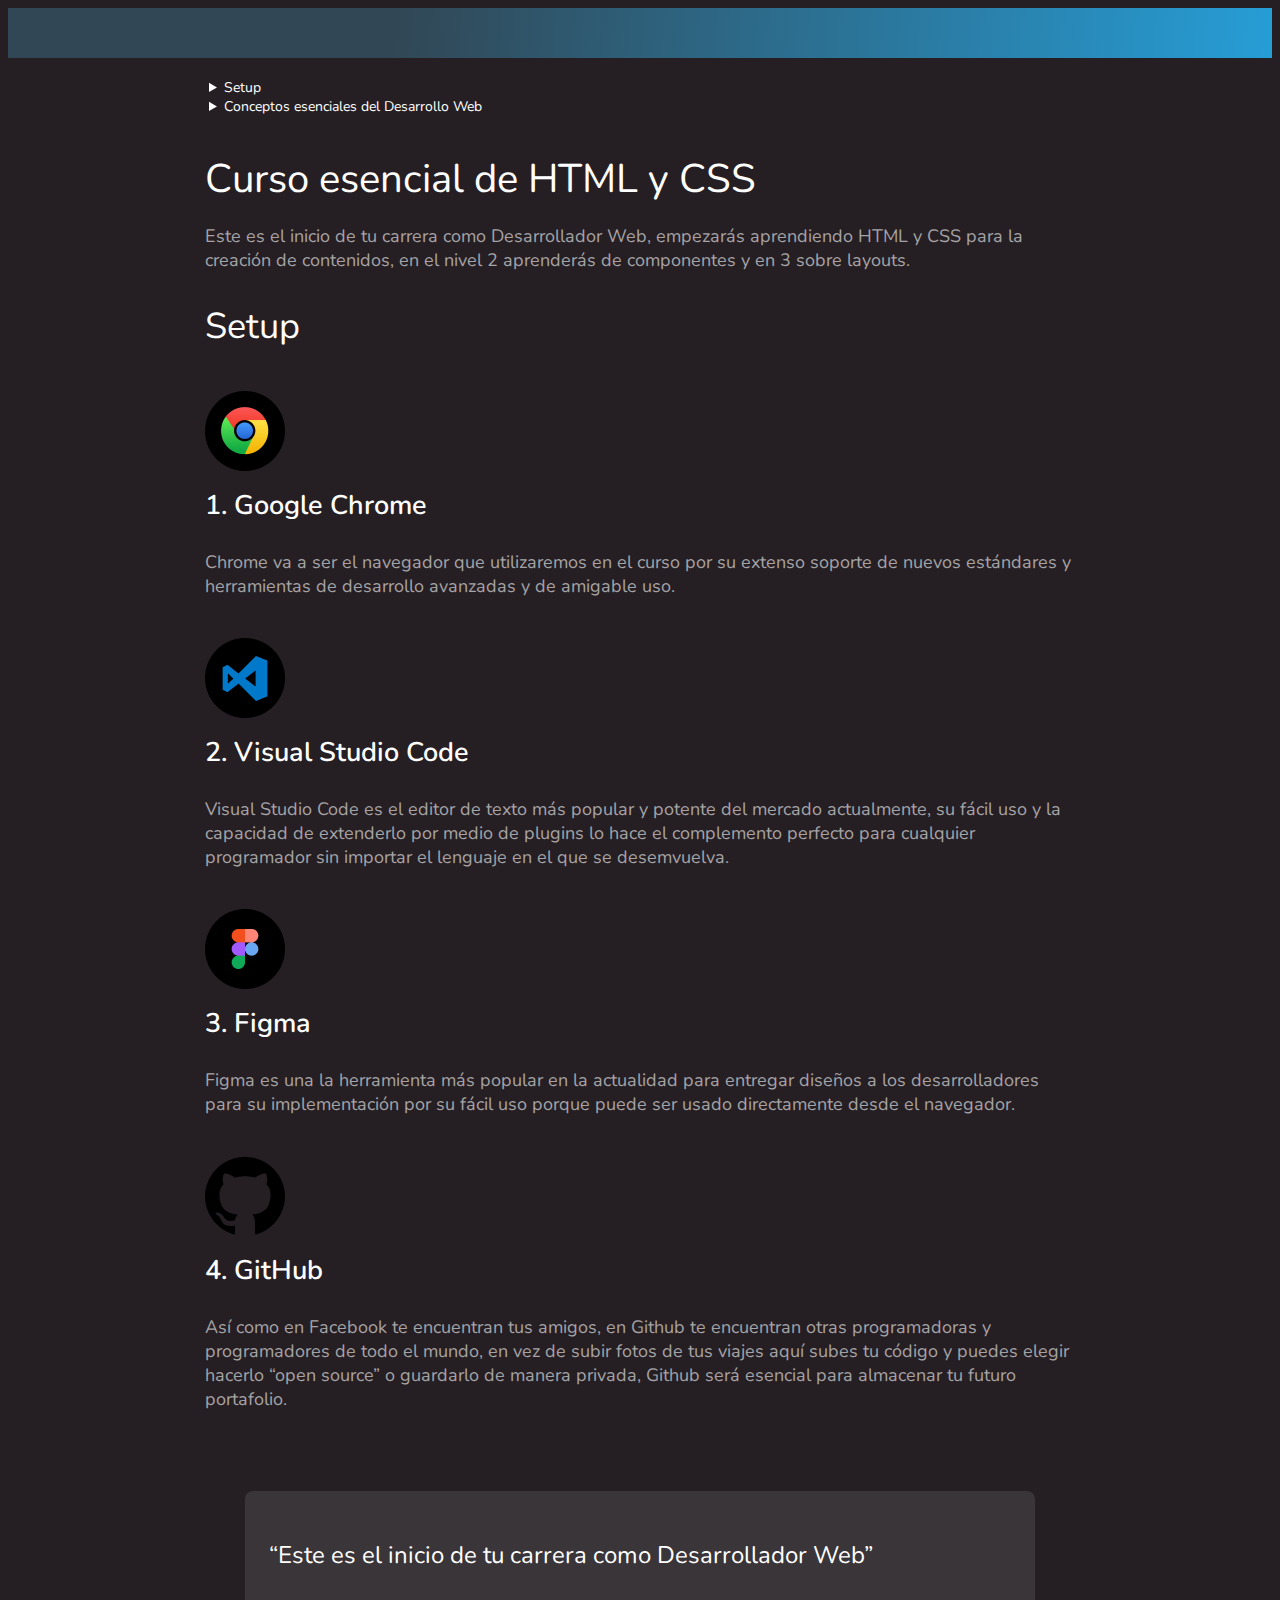
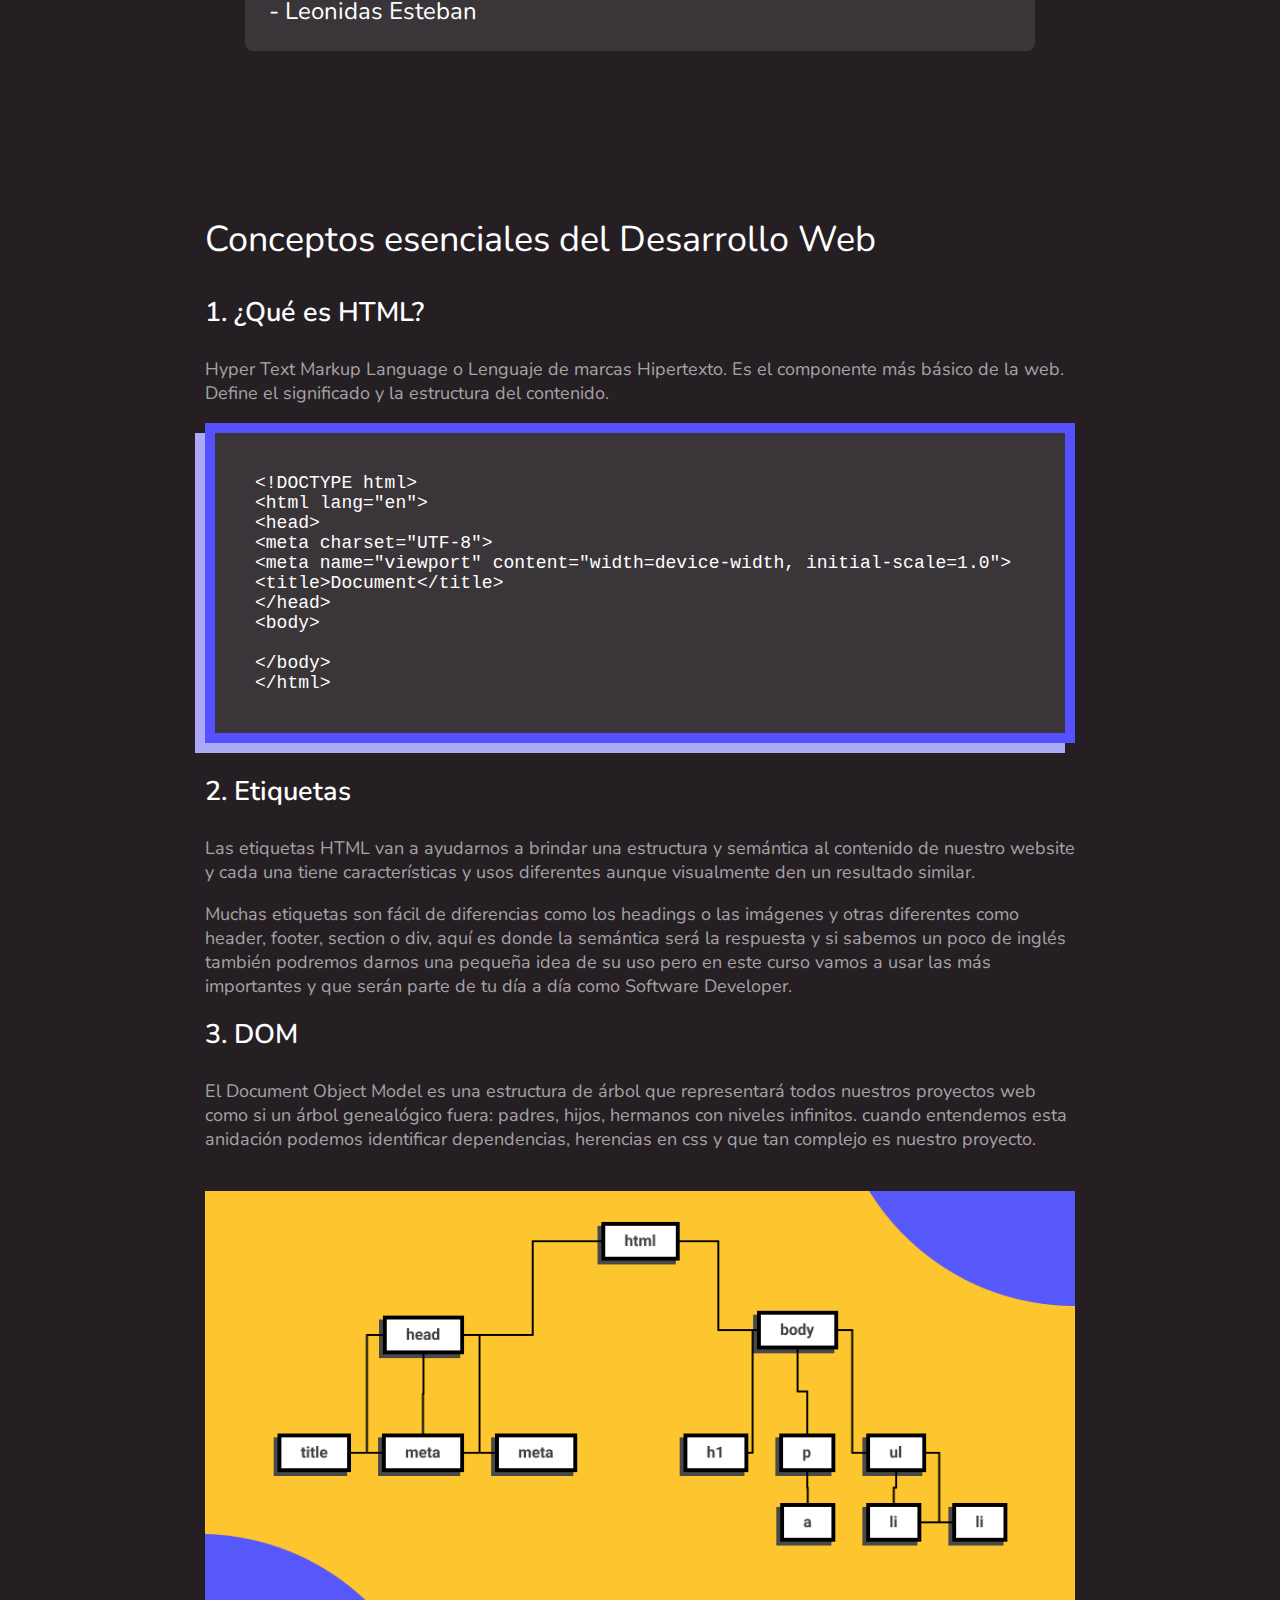
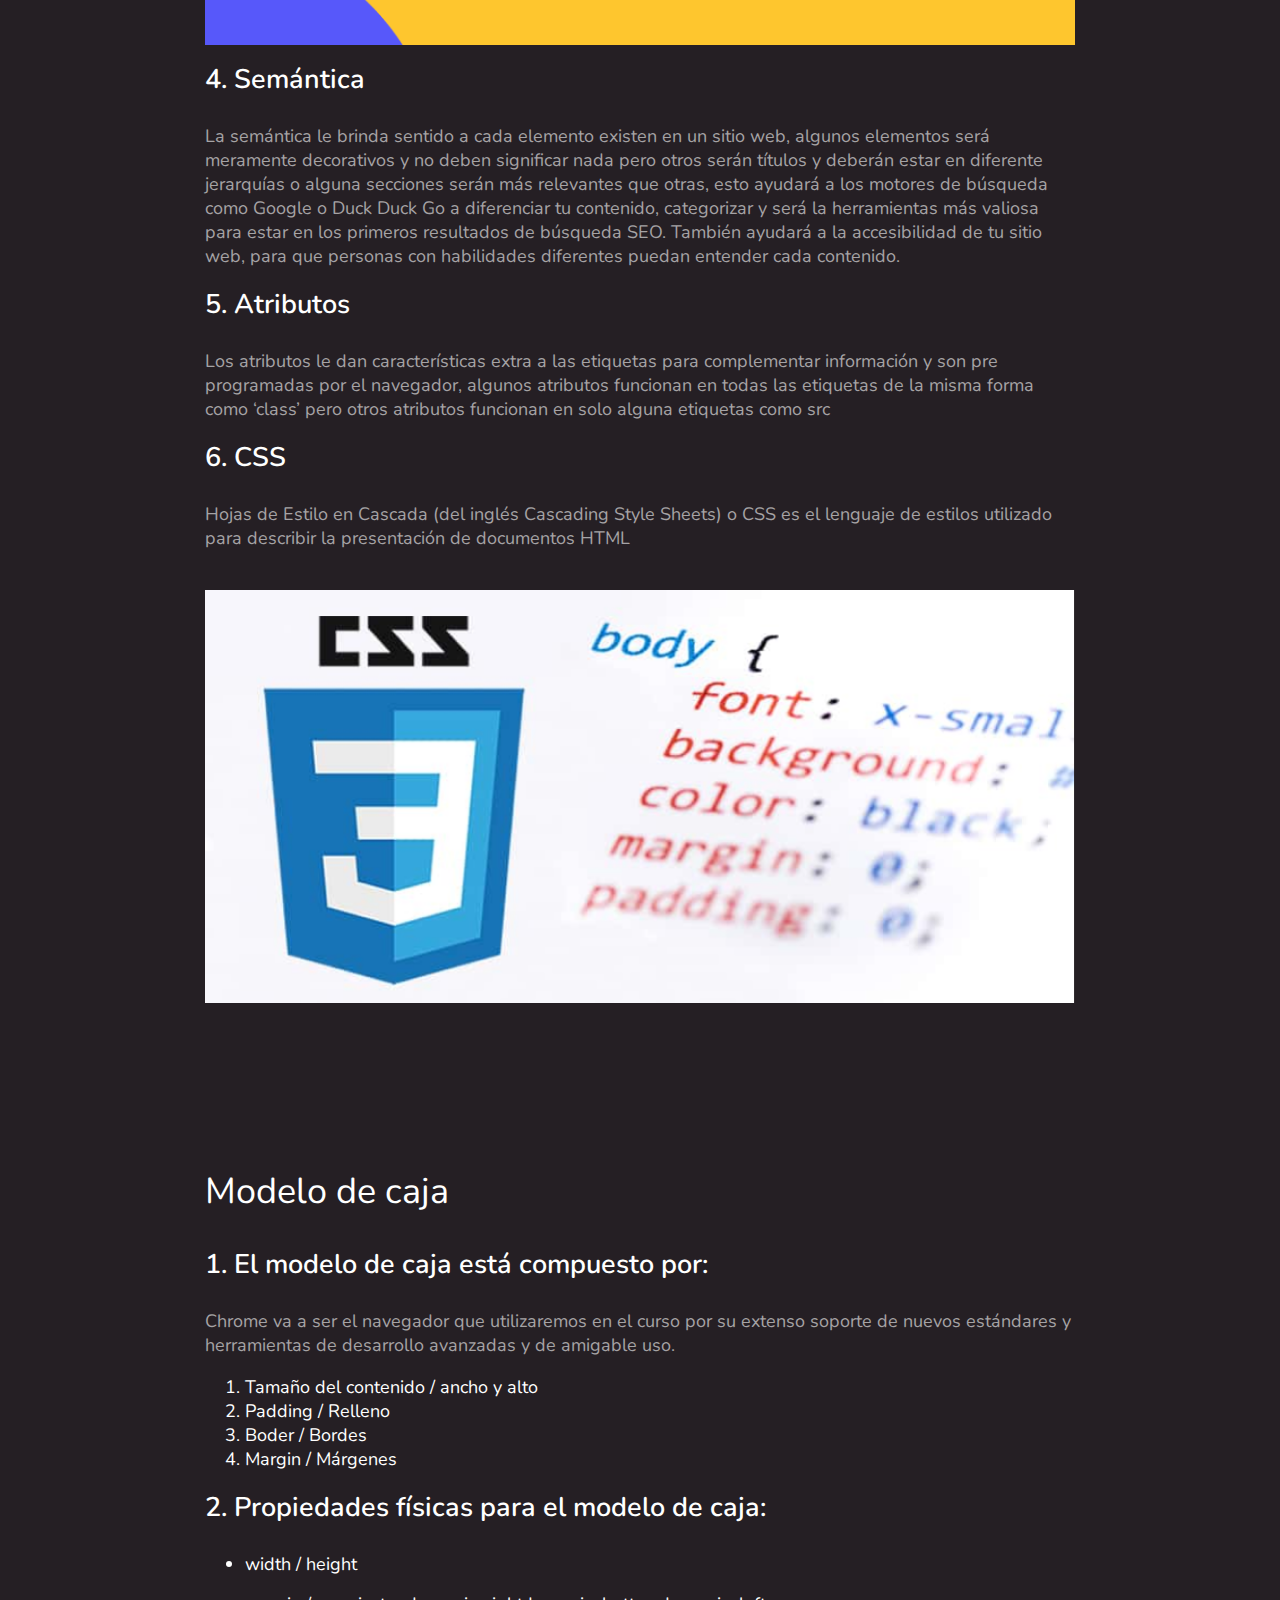
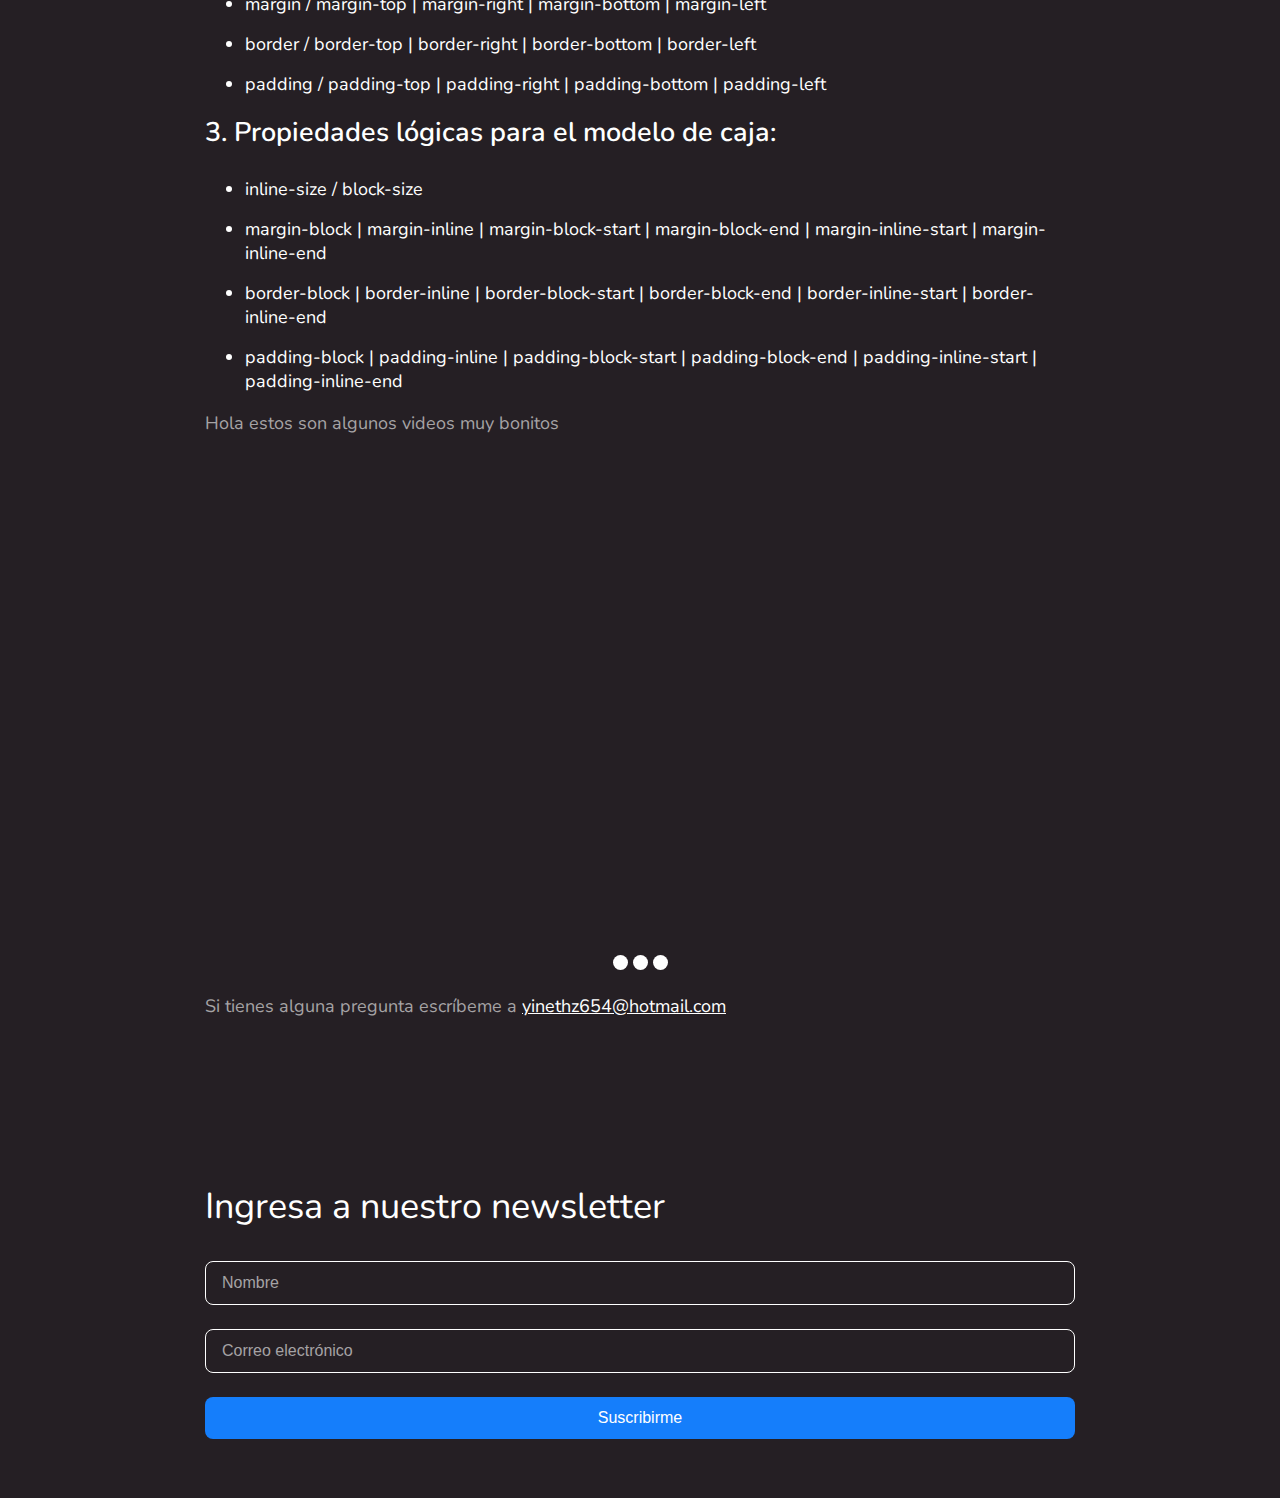
<file: index.html>
<!DOCTYPE html>
<html lang="en">
<head>
    <meta charset="UTF-8">
    <meta http-equiv="X-UA-Compatible" content="IE=edge">
    <meta name="viewport" content="width=device-width, initial-scale=1.0">
    <link rel="stylesheet" href="styles/styleLogical.css">
    <!-- <link rel="preconnect" href="https://fonts.gstatic.com">
    <link rel="stylesheet" href="https://fonts.googleapis.com/css2?family=Roboto:ital,wght@0,400;0,700;1,400;1,700&display=swap">
    -->
    <link rel="preconnect" href="https://fonts.googleapis.com">
    <link rel="preconnect" href="https://fonts.gstatic.com" crossorigin>
    <link href="https://fonts.googleapis.com/css2?family=Nunito:wght@400;600;700&family=Quicksand:wght@300&display=swap" rel="stylesheet">

    <meta property="og:title" content="Mi proyecto del curso esencial de HTML y CSS">
    <meta property="og:type" content="website">
    <meta property="og:description" content="Todo lo qe necesitas saber en tu día a día como frontend.">
    <meta property="og:url" content="https://yinethz.github.io/curso-esencial-html-css/">
    <meta property="og:image" content="https://yinethz.github.io/curso-esencial-html-css/images/dom.png/">

    <link rel="apple-touch-icon" sizes="57x57" href="favicon/apple-icon-57x57.png">
    <link rel="apple-touch-icon" sizes="60x60" href="favicon/apple-icon-60x60.png">
    <link rel="apple-touch-icon" sizes="72x72" href="favicon/apple-icon-72x72.png">
    <link rel="apple-touch-icon" sizes="76x76" href="favicon/apple-icon-76x76.png">
    <link rel="apple-touch-icon" sizes="114x114" href="favicon/apple-icon-114x114.png">
    <link rel="apple-touch-icon" sizes="120x120" href="favicon/apple-icon-120x120.png">
    <link rel="apple-touch-icon" sizes="144x144" href="favicon/apple-icon-144x144.png">
    <link rel="apple-touch-icon" sizes="152x152" href="favicon/apple-icon-152x152.png">
    <link rel="apple-touch-icon" sizes="180x180" href="favicon/apple-icon-180x180.png">
    <link rel="icon" type="image/png" sizes="192x192"  href="favicon/android-icon-192x192.png">
    <link rel="icon" type="image/png" sizes="32x32" href="favicon/favicon-32x32.png">
    <link rel="icon" type="image/png" sizes="96x96" href="favicon/favicon-96x96.png">
    <link rel="icon" type="image/png" sizes="16x16" href="favicon/favicon-16x16.png">
    <link rel="manifest" href="favicon/manifest.json">
    <meta name="msapplication-TileColor" content="#ffffff">
    <meta name="msapplication-TileImage" content="/ms-icon-144x144.png">
    <meta name="theme-color" content="#ffffff">
    <title>Introducción</title>
</head>
<body>
        <div class="hero"></div>

        <div class="header">
            <div class="wrapper">
                <div class="header-content">
                    <header>
                        <details>
                            <summary>Setup</summary>
                            <ol>
                                <li>
                                    <a href="#google-chrome">Google Chrome</a> 
                                </li>
                                <li>
                                    <a href="#vsc">Visual Studio Code</a> 
                                </li>
                                <li>
                                    <a href="#figma">Figma</a> 
                                </li>
                                <li>
                                    <a href="#github">GitHub</a> 
                                </li>
                            </ol>
                        </details>
            
                    <details>
                        <summary>Conceptos esenciales del Desarrollo Web</summary>
                        <ol>
                                <li>
                                    <a href="#html">¿Qué es HTML?</a> 
                                </li>
                                <li>
                                    <a href="#etiquetas">Etiquetas</a> 
                                </li>
                                <li>
                                    <a href="#dom">DOM</a> 
                                </li>
                                <li>
                                    <a href="#atributos">Atributos</a> 
                                </li>
                                <li>
                                    <a href="#semantica">Semántica</a> 
                                </li>
                                <li>
                                    <a href="#css">¿Qué es CSS?</a> 
                                </li>
                            </ol>
                    </details>
                        
                        
                    </header>
                </div>
            </div>
        </div>

    <main class="main">
        <div class="wrapper">
            <div class="main-content">
                <h1>Curso esencial de HTML y CSS</h1>
                <p>Este es el inicio de tu carrera como Desarrollador Web, empezarás aprendiendo HTML y CSS para la creación de contenidos, en el nivel 2 aprenderás de componentes y en 3 sobre layouts.</p>

                <hr>

            <section class="section-content">
                <h2>Setup</h2>
                <img src="images/googleChrome.png" alt="Logo Google Chrome" title="Logo Google Chrome">
                <h3 id="google-chrome">Google Chrome</h3>
                <p>Chrome va a ser el navegador que utilizaremos en el curso por su extenso soporte de nuevos estándares y herramientas de desarrollo avanzadas y de amigable uso.</p>

                <img src="images/visualStudioCode.png" alt="Logo editor de código visual Studio Code" title="Logo editor de código visual Studio Code">
                <h3 id="vsc">Visual Studio Code</h3>
                <p>Visual Studio Code es el editor de texto más popular y potente del mercado actualmente, su fácil uso y la capacidad de extenderlo por medio de plugins lo hace el complemento perfecto para cualquier programador sin importar el lenguaje en el que se desemvuelva.</p>

                <img src="images/figma.png" alt="Logo Figma" title="Logo Figma">
                <h3 id="figma">Figma</h3>
                <p>Figma es una la herramienta más popular en la actualidad para entregar diseños a los desarrolladores para su implementación por su fácil uso porque puede ser usado directamente desde el navegador.</p>

                <img src="images/gitHub.png" alt="Logo GitHub" title="Logo GitHub">
                <h3 id="github">GitHub</h3>
                <p>Así como en Facebook te encuentran tus amigos, en Github te encuentran otras programadoras y programadores de todo el mundo, en vez de subir fotos de tus viajes aquí subes tu código y puedes elegir hacerlo “open source” o guardarlo de manera privada, Github será esencial para almacenar tu futuro portafolio.</p>
            
                <blockquote>
                    <p>“Este es el inicio de tu carrera como Desarrollador Web”</p>
                    <span>
                        Leonidas Esteban
                    </span>
                </blockquote>
            </section>

                <hr/>


            <section class="section-content">
                <h2>Conceptos esenciales del Desarrollo Web</h2>

                <h3 id="html">¿Qué es HTML?</h3>
                <p>Hyper Text Markup Language o Lenguaje de marcas Hipertexto. Es el componente más básico de la web. Define el significado y la estructura del contenido.</p>

<pre>
&lt;!DOCTYPE html&gt;
&lt;html lang=&quot;en&quot;&gt;
&lt;head&gt;
&lt;meta charset=&quot;UTF-8&quot;&gt;
&lt;meta name=&quot;viewport&quot; content=&quot;width=device-width, initial-scale=1.0&quot;&gt;
&lt;title&gt;Document&lt;/title&gt;
&lt;/head&gt;
&lt;body&gt;
                    
&lt;/body&gt;
&lt;/html&gt;
</pre>

              <!--<img src="images/html.png" alt="Estructura básica de HTML 5" title="Estructura básica de HTML 5">-->  

                <h3 id="etiquetas">Etiquetas</h3>
                <p>Las etiquetas HTML van a ayudarnos a brindar una estructura y semántica al contenido de nuestro website y cada una tiene características y usos diferentes aunque visualmente den un resultado similar.</p>
                <p>Muchas etiquetas son fácil de diferencias como los headings o las imágenes y otras diferentes como header, footer, section o div, aquí es donde la semántica será la respuesta y si sabemos un poco de inglés también podremos darnos una pequeña idea de su uso pero en este curso vamos a usar las más importantes y que serán parte de tu día a día como Software Developer.</p>

                <h3 id="dom">DOM</h3>
                <p>El Document Object Model es una estructura de árbol que representará todos nuestros proyectos web como si un árbol genealógico fuera: padres, hijos, hermanos con niveles infinitos. cuando entendemos esta anidación podemos identificar dependencias, herencias en css y que tan complejo es nuestro proyecto.</p>
                <img src="images/dom.png" alt="Estructura de Document Object Model" title="Estructura de Document Object Model">

                <h3 id="semantica">Semántica</h3>
                <p>La semántica le brinda sentido a cada elemento existen en un sitio web, algunos elementos será meramente decorativos y no deben significar nada pero otros serán títulos y deberán estar en diferente jerarquías o alguna secciones serán más relevantes que otras, esto ayudará a los motores de búsqueda como Google o Duck Duck Go a diferenciar tu contenido, categorizar y será la herramientas más valiosa para estar en los primeros resultados de búsqueda SEO. También ayudará a la accesibilidad de tu sitio web, para que personas con habilidades diferentes puedan entender cada contenido.</p>

                <h3 id="atributos">Atributos</h3>
                <p>Los atributos le dan características extra a las etiquetas para complementar información y son pre programadas por el navegador, algunos atributos funcionan en todas las etiquetas de la misma forma como ‘class’ pero otros atributos funcionan en solo alguna etiquetas como src</p>

                <h3 id="css">CSS</h3>
                <p>Hojas de Estilo en Cascada (del inglés Cascading Style Sheets) o CSS es el lenguaje de estilos utilizado para describir la presentación de documentos HTML</p>
                <img src="images/css.png" alt="Imagen relacionada con css" title="Imagen relacionada con css">
            </section>

                <hr/>

            <section class="section-content">
                <h2>Modelo de caja</h2>
                <h3>El modelo de caja está compuesto por: </h3>
                <p>Chrome va a ser el navegador que utilizaremos en el curso por su extenso soporte de nuevos estándares y herramientas de desarrollo avanzadas y de amigable uso.</p>
                <ol>
                    <li>Tamaño del contenido / ancho y alto</li>
                    <li>Padding / Relleno</li>
                    <li>Boder / Bordes</li>
                    <li>Margin / Márgenes</li>
                </ol>
            
                <h3>Propiedades físicas para el modelo de caja:</h3>
                <ul>
                    <li>width / height</li>
                    <li>margin / margin-top | margin-right | margin-bottom | margin-left</li>
                    <li>border / border-top | border-right | border-bottom | border-left</li>
                    <li>padding / padding-top | padding-right | padding-bottom | padding-left</li>
                </ul>
            
                <h3>Propiedades lógicas para el modelo de caja:</h3>
                <ul>
                    <li>inline-size / block-size</li>
                    <li>margin-block | margin-inline | margin-block-start | margin-block-end | margin-inline-start | margin-inline-end</li>
                    <li>border-block | border-inline | border-block-start | border-block-end | border-inline-start | border-inline-end</li>
                    <li>padding-block | padding-inline | padding-block-start | padding-block-end | padding-inline-start | padding-inline-end</li>
                </ul>
            </section>

            <div class="section-content">
                <p>Hola estos son algunos videos muy bonitos</p>
                <div class="slider">
                    <scroll-container class="slider-container">

                        <scroll-page class="slider-slide" id="video1">
                            <iframe class="video" width="560" height="315" src="https://www.youtube.com/embed/5f5Ig_U2Bpk" title="YouTube video player" frameborder="0" allow="accelerometer; autoplay; clipboard-write; encrypted-media; gyroscope; picture-in-picture" allowfullscreen></iframe>
                        </scroll-page>

                        <scroll-page class="slider-slide" id="video2">
                            <iframe class="video" width="560" height="315" src="https://www.youtube.com/embed/5f5Ig_U2Bpk" title="YouTube video player" frameborder="0" allow="accelerometer; autoplay; clipboard-write; encrypted-media; gyroscope; picture-in-picture" allowfullscreen></iframe>
                        </scroll-page>

                        <scroll-page class="slider-slide" id="video3">
                            <iframe class="video" width="560" height="315" src="https://www.youtube.com/embed/5f5Ig_U2Bpk" title="YouTube video player" frameborder="0" allow="accelerometer; autoplay; clipboard-write; encrypted-media; gyroscope; picture-in-picture" allowfullscreen></iframe>
                        </scroll-page>


                    </scroll-container>

                    <div class="slider-bullet-list">
                        <a href="#video1" class="slider-bullet"></a>
                        <a href="#video2" class="slider-bullet"></a>
                        <a href="#video3" class="slider-bullet"></a>
                    </div>
                </div>
            </div>

                <p>
                    Si tienes alguna pregunta escríbeme a 
                    <a href="mailto:yinethz654@hotmail.com">yinethz654@hotmail.com</a>
                </p>

                <div class="section-content">
                    <h2>Ingresa a nuestro newsletter</h2>
                    <form action="#" class="form">
                        <input type="text"  required placeholder="Nombre">
                        <input type="email" required placeholder="Correo electrónico">
                        <input type="submit" value="Suscribirme">
                    </form>
                </div>
                    </div>
                </div>
    </main>
</body>
</html>
</file>
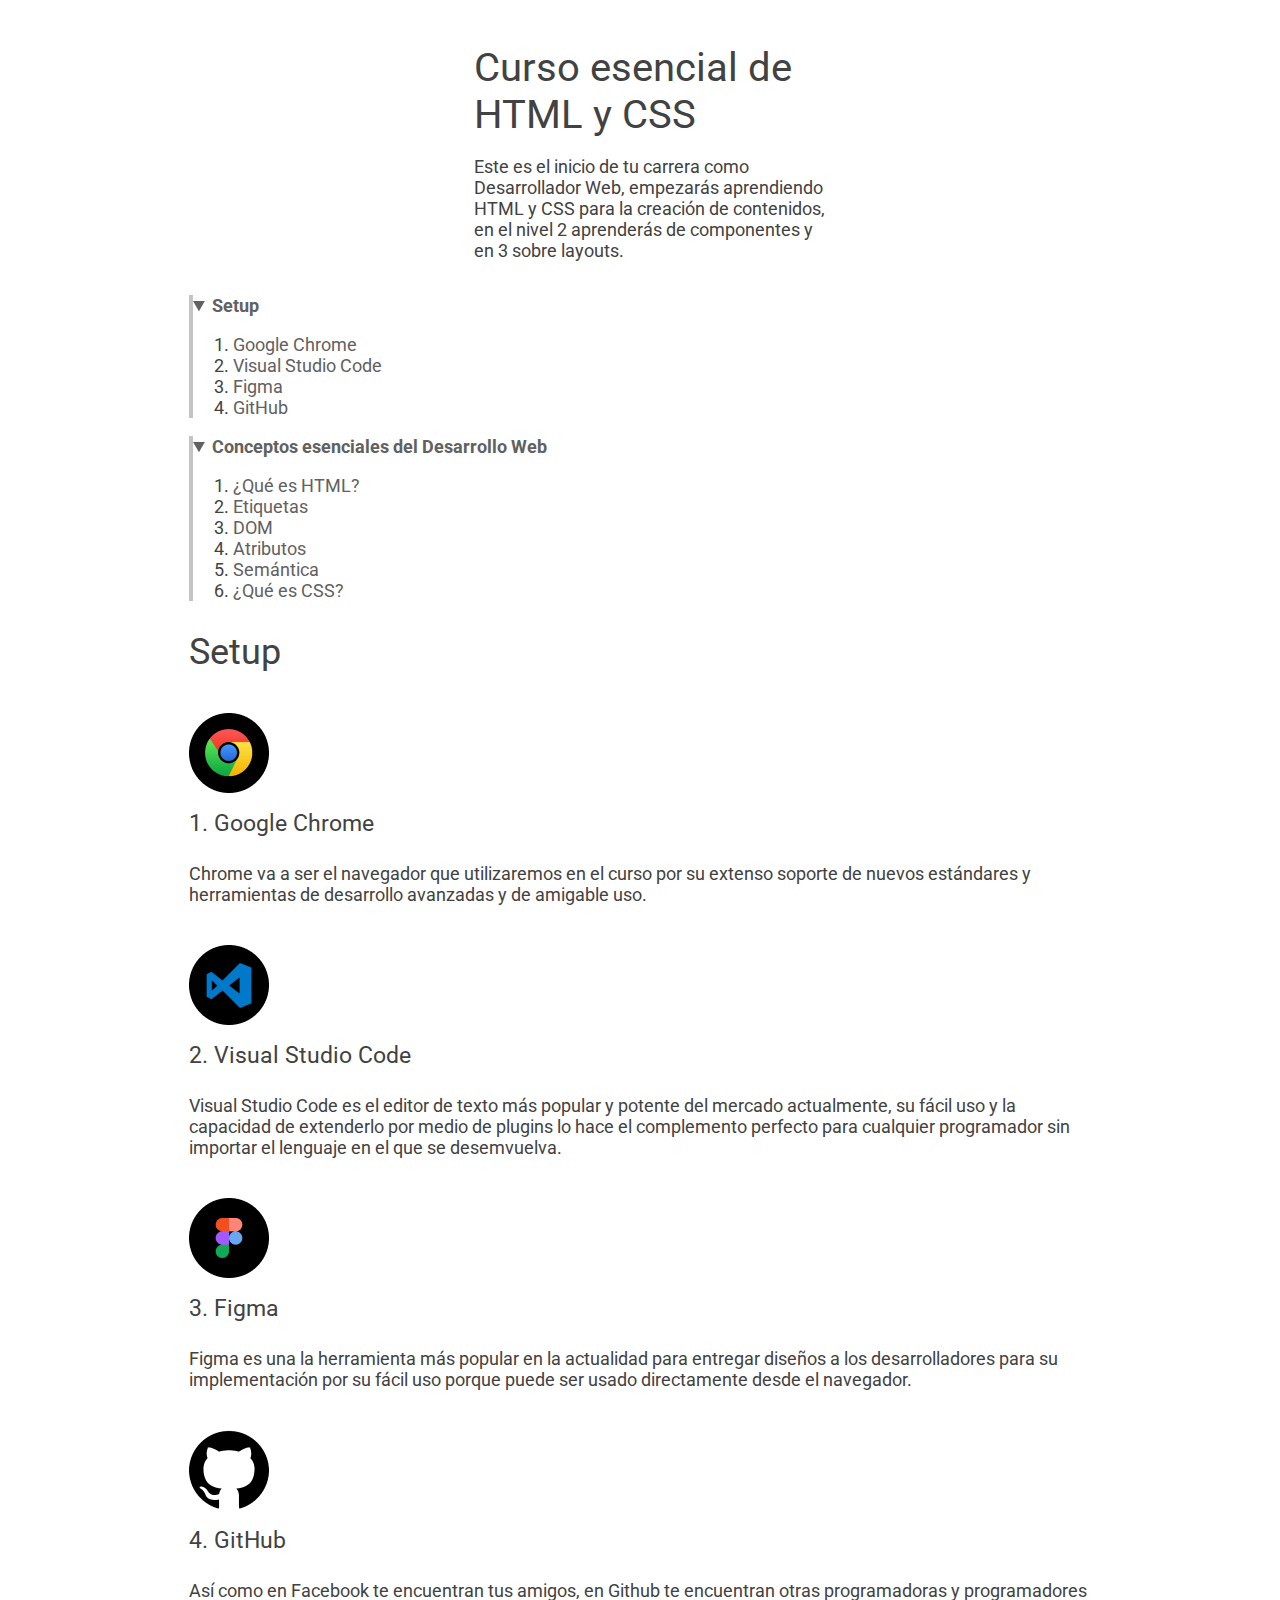
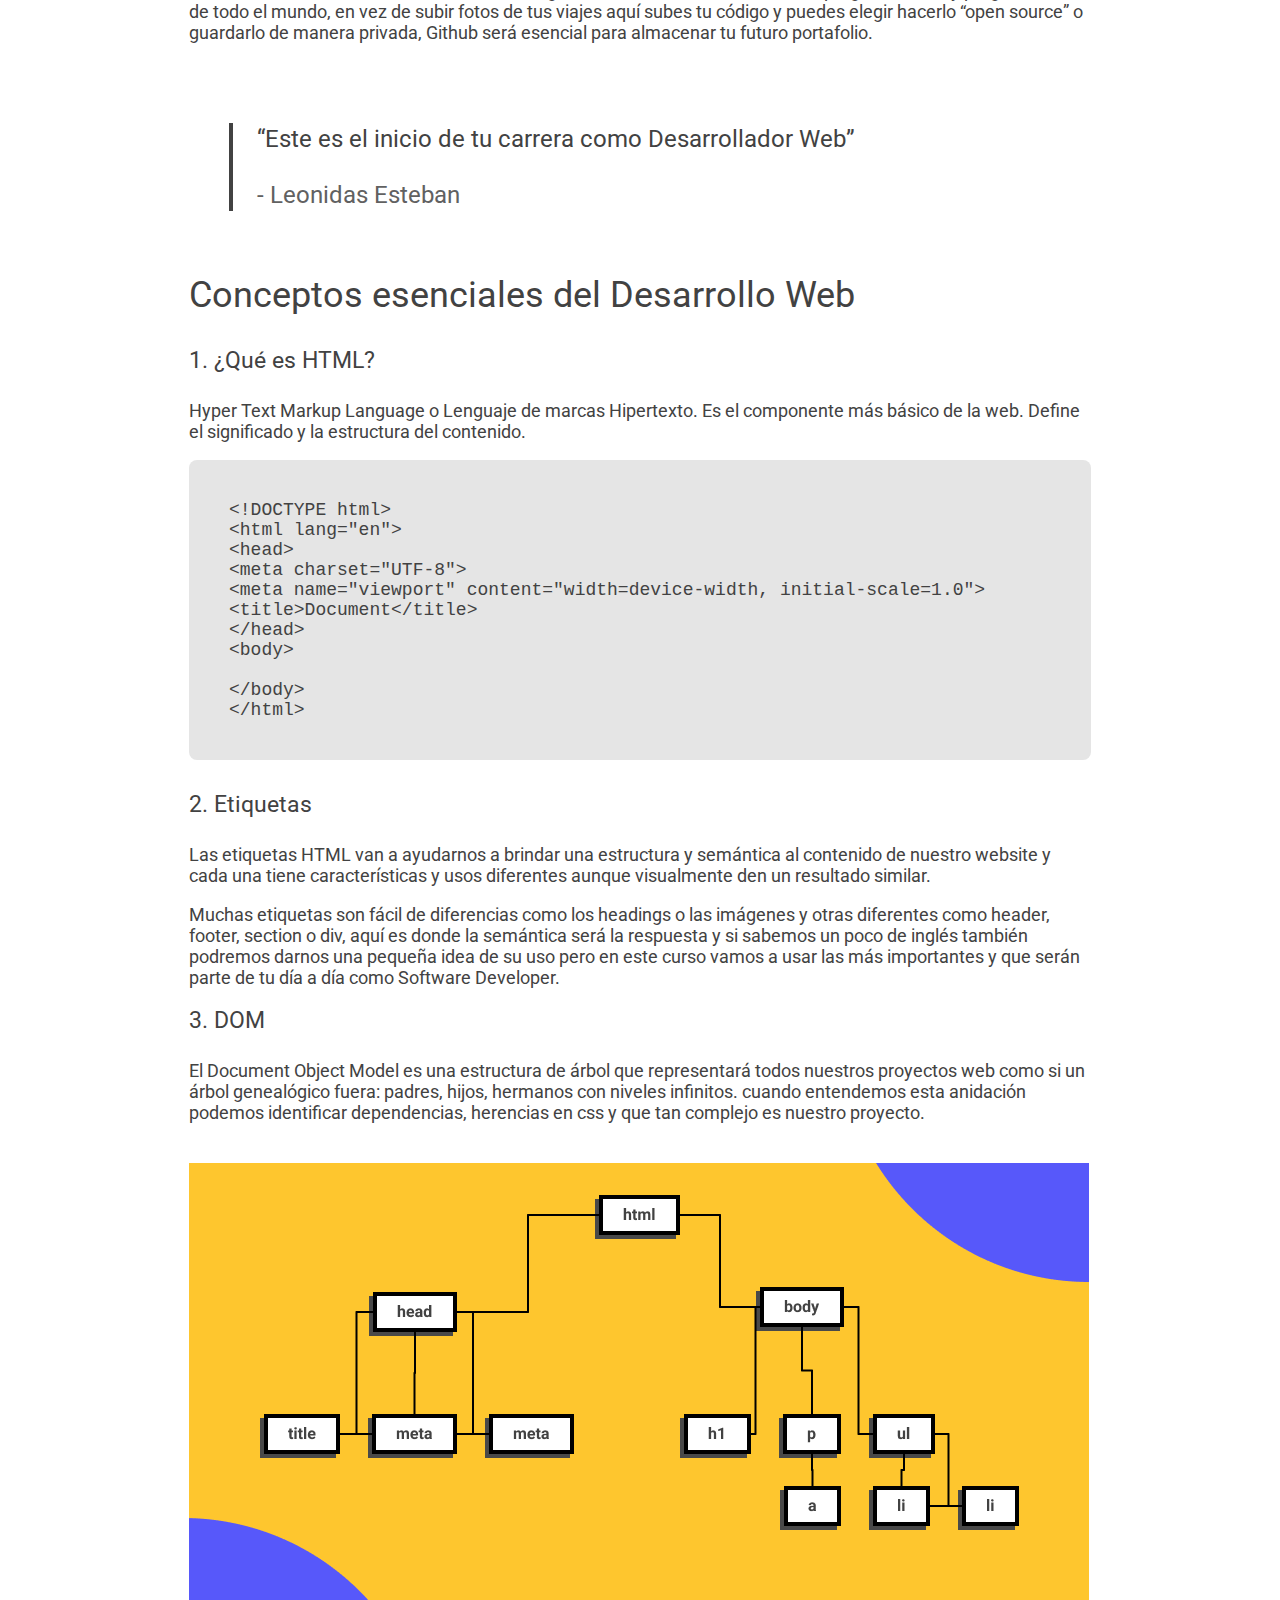
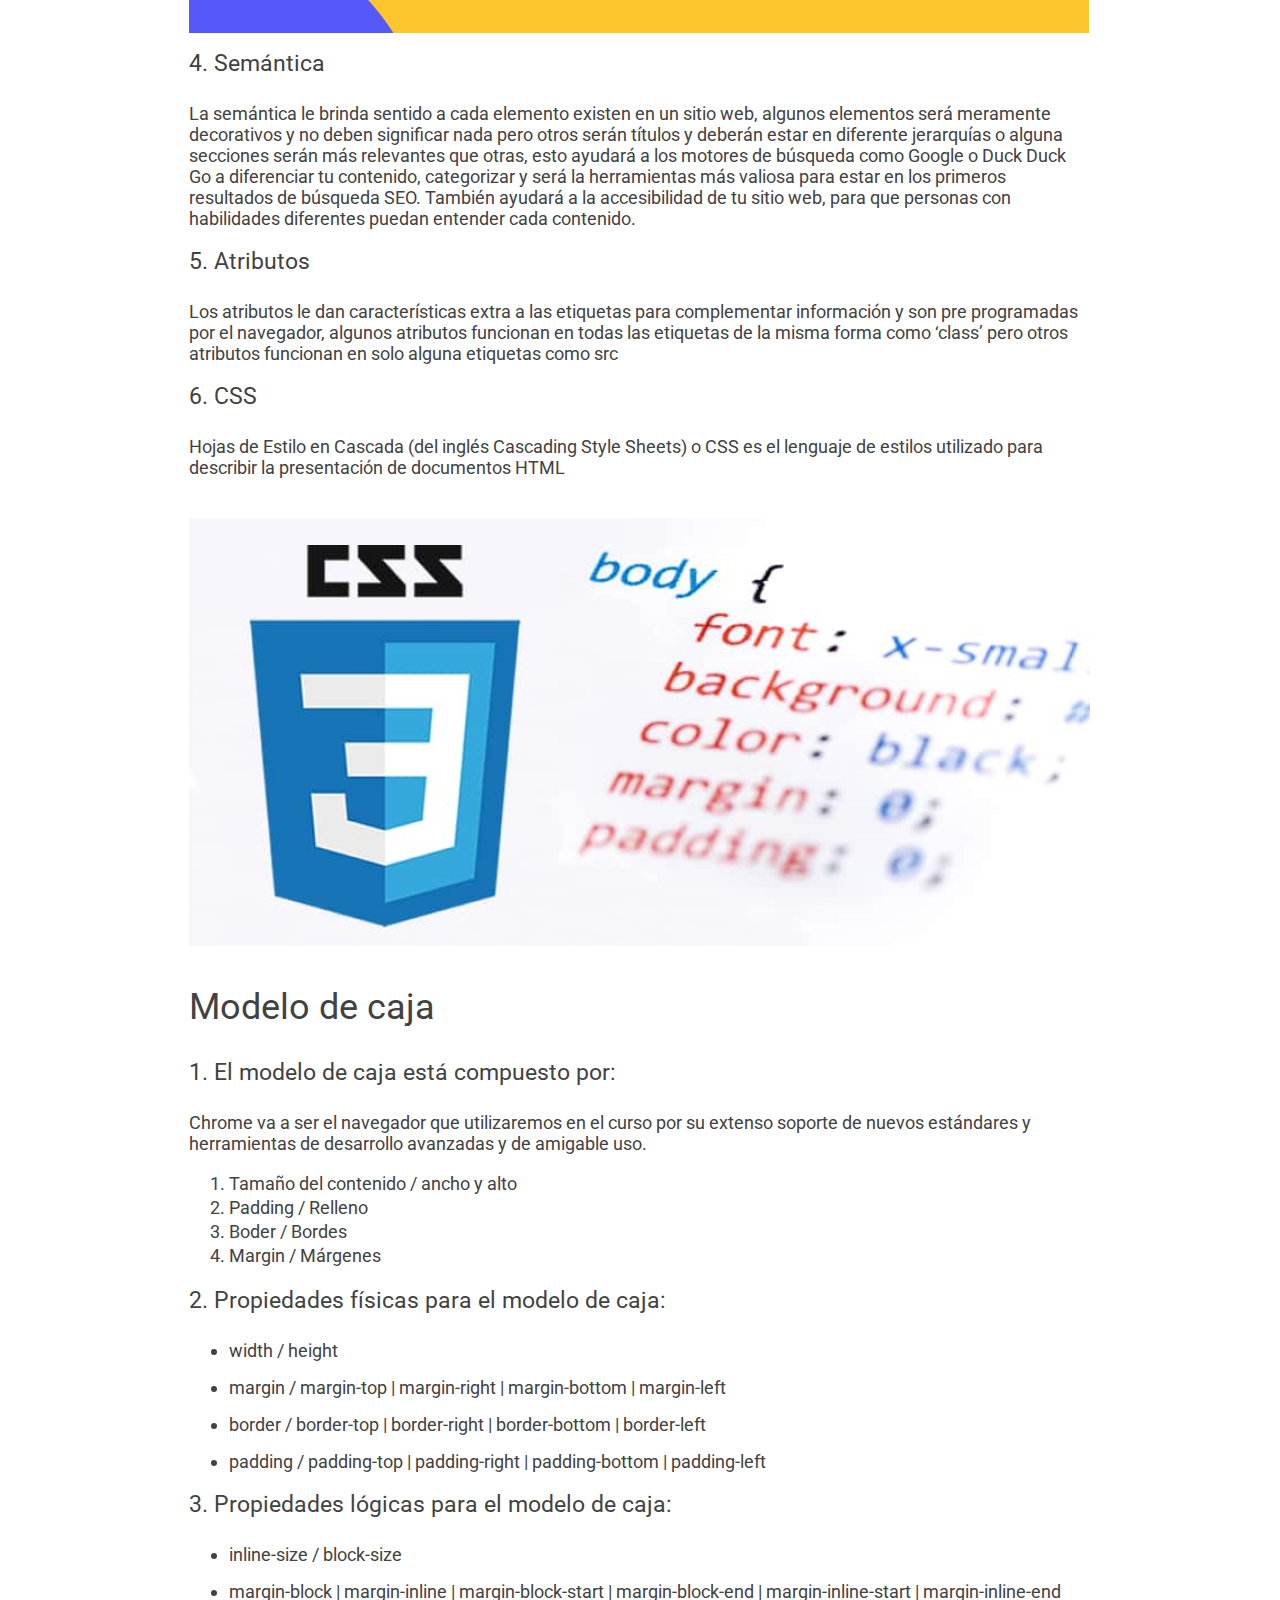
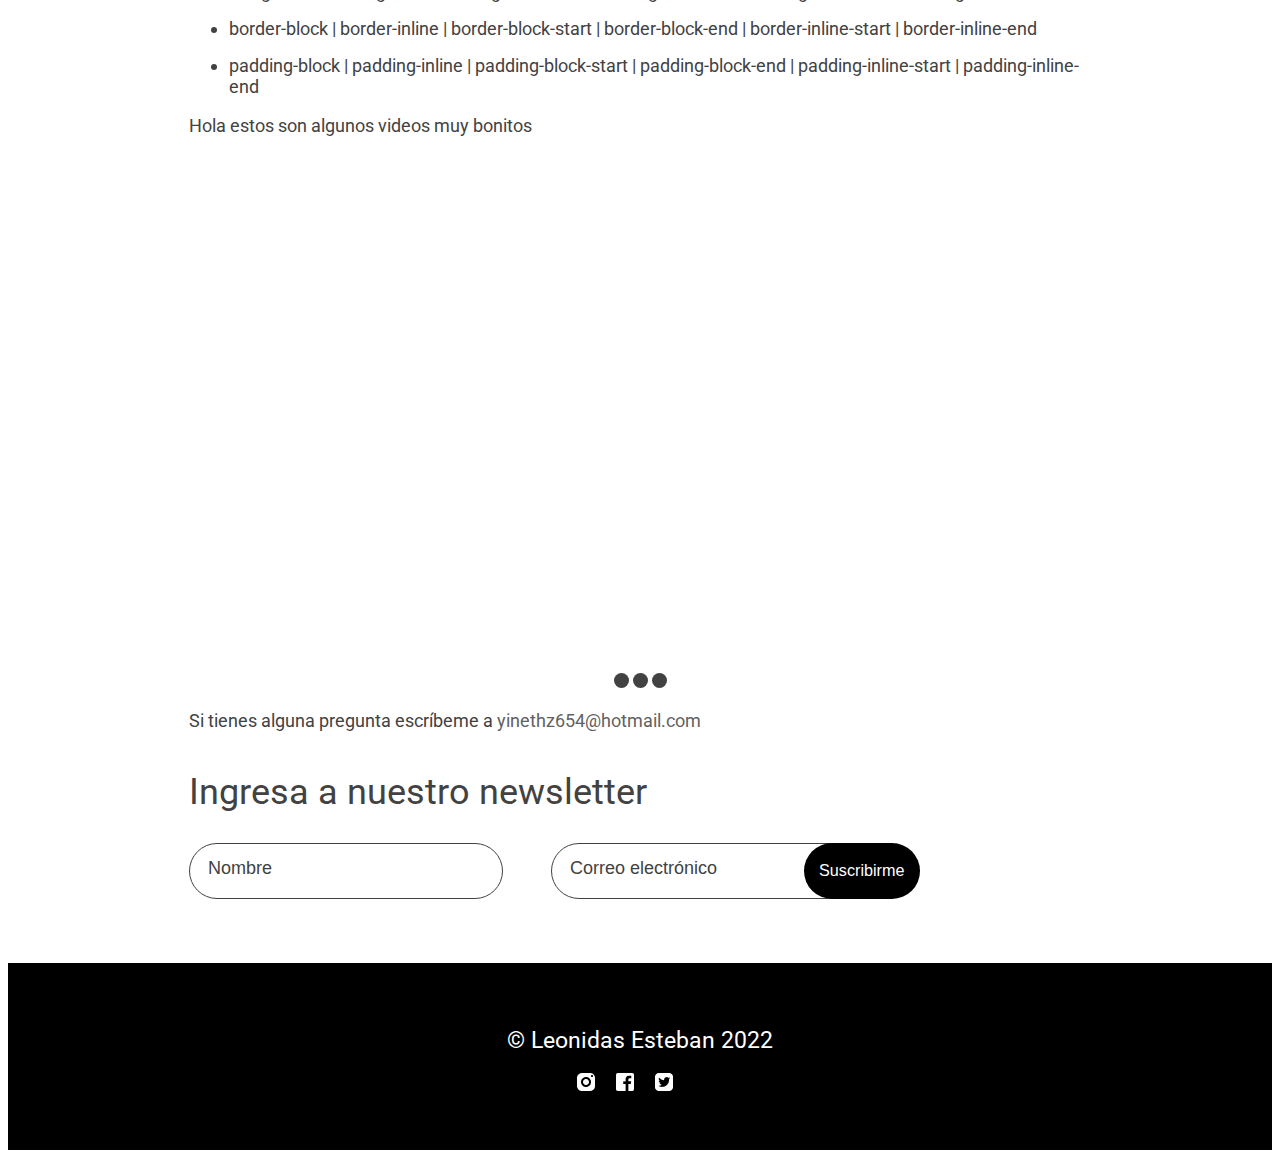
<file: nemiumC.html>
<!DOCTYPE html>
<html lang="en">
<head>
    <meta charset="UTF-8">
    <meta http-equiv="X-UA-Compatible" content="IE=edge">
    <meta name="viewport" content="width=device-width, initial-scale=1.0">
    <link rel="stylesheet" href="styles/nemium/styleNemiumC.css">
    
    <link rel="preconnect" href="https://fonts.googleapis.com"> 
    <link rel="preconnect" href="https://fonts.gstatic.com" crossorigin>
    <link href="https://fonts.googleapis.com/css2?family=Nunito:wght@400;600;700&family=Quicksand:wght@300&family=Roboto:wght@400;700&display=swap" rel="stylesheet">


    <meta property="og:title" content="Mi proyecto del curso esencial de HTML y CSS">
    <meta property="og:type" content="website">
    <meta property="og:description" content="Todo lo qe necesitas saber en tu día a día como frontend.">
    <meta property="og:url" content="https://yinethz.github.io/curso-esencial-html-css/">
    <meta property="og:image" content="https://yinethz.github.io/curso-esencial-html-css/images/dom.png/">

    <link rel="apple-touch-icon" sizes="57x57" href="favicon/apple-icon-57x57.png">
    <link rel="apple-touch-icon" sizes="60x60" href="favicon/apple-icon-60x60.png">
    <link rel="apple-touch-icon" sizes="72x72" href="favicon/apple-icon-72x72.png">
    <link rel="apple-touch-icon" sizes="76x76" href="favicon/apple-icon-76x76.png">
    <link rel="apple-touch-icon" sizes="114x114" href="favicon/apple-icon-114x114.png">
    <link rel="apple-touch-icon" sizes="120x120" href="favicon/apple-icon-120x120.png">
    <link rel="apple-touch-icon" sizes="144x144" href="favicon/apple-icon-144x144.png">
    <link rel="apple-touch-icon" sizes="152x152" href="favicon/apple-icon-152x152.png">
    <link rel="apple-touch-icon" sizes="180x180" href="favicon/apple-icon-180x180.png">
    <link rel="icon" type="image/png" sizes="192x192"  href="favicon/android-icon-192x192.png">
    <link rel="icon" type="image/png" sizes="32x32" href="favicon/favicon-32x32.png">
    <link rel="icon" type="image/png" sizes="96x96" href="favicon/favicon-96x96.png">
    <link rel="icon" type="image/png" sizes="16x16" href="favicon/favicon-16x16.png">
    <link rel="manifest" href="favicon/manifest.json">
    <meta name="msapplication-TileColor" content="#ffffff">
    <meta name="msapplication-TileImage" content="/ms-icon-144x144.png">
    <meta name="theme-color" content="#ffffff">
    <title>Introducción</title>
</head>
<body>        
    <div class="main-content">
        <div class="main-tittle">
            <h1>Curso esencial de HTML y CSS</h1>
            <p>Este es el inicio de tu carrera como Desarrollador Web, empezarás aprendiendo HTML y CSS para la creación de contenidos, en el nivel 2 aprenderás de componentes y en 3 sobre layouts.</p>   
        </div>
    </div>
        
        <div class="header">
            <div class="wrapper">
                <div class="header-content">
                    <header>
                        <details open>
                            <summary>Setup</summary>
                            <ol>
                                <li>
                                    <a href="#google-chrome">Google Chrome</a> 
                                </li>
                                <li>
                                    <a href="#vsc">Visual Studio Code</a> 
                                </li>
                                <li>
                                    <a href="#figma">Figma</a> 
                                </li>
                                <li>
                                    <a href="#github">GitHub</a> 
                                </li>
                            </ol>
                        </details>
            
                    <details open>
                        <summary>Conceptos esenciales del Desarrollo Web</summary>
                        <ol>
                            <li>
                                <a href="#html">¿Qué es HTML?</a> 
                            </li>
                            <li>
                                <a href="#etiquetas">Etiquetas</a> 
                            </li>
                            <li>
                                <a href="#dom">DOM</a> 
                            </li>
                            <li>
                                <a href="#atributos">Atributos</a> 
                            </li>
                            <li>
                                <a href="#semantica">Semántica</a> 
                            </li>
                            <li>
                                <a href="#css">¿Qué es CSS?</a> 
                            </li>
                        </ol>
                    </details>
                        
                        
                    </header>
                </div>
            </div>
        </div>

    <main class="main">
        <div class="wrapper">
            <section class="section-content">
                <hr/>
                <h2>Setup</h2>
                <img src="images/googleChrome.png" alt="Logo Google Chrome" title="Logo Google Chrome">
                <h3 id="google-chrome">Google Chrome</h3>
                <p>Chrome va a ser el navegador que utilizaremos en el curso por su extenso soporte de nuevos estándares y herramientas de desarrollo avanzadas y de amigable uso.</p>

                <img src="images/visualStudioCode.png" alt="Logo editor de código visual Studio Code" title="Logo editor de código visual Studio Code">
                <h3 id="vsc">Visual Studio Code</h3>
                <p>Visual Studio Code es el editor de texto más popular y potente del mercado actualmente, su fácil uso y la capacidad de extenderlo por medio de plugins lo hace el complemento perfecto para cualquier programador sin importar el lenguaje en el que se desemvuelva.</p>

                <img src="images/figma.png" alt="Logo Figma" title="Logo Figma">
                <h3 id="figma">Figma</h3>
                <p>Figma es una la herramienta más popular en la actualidad para entregar diseños a los desarrolladores para su implementación por su fácil uso porque puede ser usado directamente desde el navegador.</p>

                <img src="images/gitHub.png" alt="Logo GitHub" title="Logo GitHub">
                <h3 id="github">GitHub</h3>
                <p>Así como en Facebook te encuentran tus amigos, en Github te encuentran otras programadoras y programadores de todo el mundo, en vez de subir fotos de tus viajes aquí subes tu código y puedes elegir hacerlo “open source” o guardarlo de manera privada, Github será esencial para almacenar tu futuro portafolio.</p>
            
                <blockquote>
                    <p>“Este es el inicio de tu carrera como Desarrollador Web”</p>
                    <span>
                        Leonidas Esteban
                    </span>
                </blockquote>
            </section>

                <hr/>


            <section class="section-content">
                <h2>Conceptos esenciales del Desarrollo Web</h2>

                <h3 id="html">¿Qué es HTML?</h3>
                <p>Hyper Text Markup Language o Lenguaje de marcas Hipertexto. Es el componente más básico de la web. Define el significado y la estructura del contenido.</p>

<pre>
&lt;!DOCTYPE html&gt;
&lt;html lang=&quot;en&quot;&gt;
&lt;head&gt;
&lt;meta charset=&quot;UTF-8&quot;&gt;
&lt;meta name=&quot;viewport&quot; content=&quot;width=device-width, initial-scale=1.0&quot;&gt;
&lt;title&gt;Document&lt;/title&gt;
&lt;/head&gt;
&lt;body&gt;
                    
&lt;/body&gt;
&lt;/html&gt;
</pre>

              <!--<img src="images/html.png" alt="Estructura básica de HTML 5" title="Estructura básica de HTML 5">-->  

                <h3 id="etiquetas">Etiquetas</h3>
                <p>Las etiquetas HTML van a ayudarnos a brindar una estructura y semántica al contenido de nuestro website y cada una tiene características y usos diferentes aunque visualmente den un resultado similar.</p>
                <p>Muchas etiquetas son fácil de diferencias como los headings o las imágenes y otras diferentes como header, footer, section o div, aquí es donde la semántica será la respuesta y si sabemos un poco de inglés también podremos darnos una pequeña idea de su uso pero en este curso vamos a usar las más importantes y que serán parte de tu día a día como Software Developer.</p>

                <h3 id="dom">DOM</h3>
                <p>El Document Object Model es una estructura de árbol que representará todos nuestros proyectos web como si un árbol genealógico fuera: padres, hijos, hermanos con niveles infinitos. cuando entendemos esta anidación podemos identificar dependencias, herencias en css y que tan complejo es nuestro proyecto.</p>
                <img src="images/dom.png" alt="Estructura de Document Object Model" title="Estructura de Document Object Model">

                <h3 id="semantica">Semántica</h3>
                <p>La semántica le brinda sentido a cada elemento existen en un sitio web, algunos elementos será meramente decorativos y no deben significar nada pero otros serán títulos y deberán estar en diferente jerarquías o alguna secciones serán más relevantes que otras, esto ayudará a los motores de búsqueda como Google o Duck Duck Go a diferenciar tu contenido, categorizar y será la herramientas más valiosa para estar en los primeros resultados de búsqueda SEO. También ayudará a la accesibilidad de tu sitio web, para que personas con habilidades diferentes puedan entender cada contenido.</p>

                <h3 id="atributos">Atributos</h3>
                <p>Los atributos le dan características extra a las etiquetas para complementar información y son pre programadas por el navegador, algunos atributos funcionan en todas las etiquetas de la misma forma como ‘class’ pero otros atributos funcionan en solo alguna etiquetas como src</p>

                <h3 id="css">CSS</h3>
                <p>Hojas de Estilo en Cascada (del inglés Cascading Style Sheets) o CSS es el lenguaje de estilos utilizado para describir la presentación de documentos HTML</p>
                <img src="images/css.png" alt="Imagen relacionada con css" title="Imagen relacionada con css">
            </section>

                <hr/>

            <section class="section-content">
                <h2>Modelo de caja</h2>
                <h3>El modelo de caja está compuesto por: </h3>
                <p>Chrome va a ser el navegador que utilizaremos en el curso por su extenso soporte de nuevos estándares y herramientas de desarrollo avanzadas y de amigable uso.</p>
                <ol>
                    <li>Tamaño del contenido / ancho y alto</li>
                    <li>Padding / Relleno</li>
                    <li>Boder / Bordes</li>
                    <li>Margin / Márgenes</li>
                </ol>
            
                <h3>Propiedades físicas para el modelo de caja:</h3>
                <ul>
                    <li>width / height</li>
                    <li>margin / margin-top | margin-right | margin-bottom | margin-left</li>
                    <li>border / border-top | border-right | border-bottom | border-left</li>
                    <li>padding / padding-top | padding-right | padding-bottom | padding-left</li>
                </ul>
            
                <h3>Propiedades lógicas para el modelo de caja:</h3>
                <ul>
                    <li>inline-size / block-size</li>
                    <li>margin-block | margin-inline | margin-block-start | margin-block-end | margin-inline-start | margin-inline-end</li>
                    <li>border-block | border-inline | border-block-start | border-block-end | border-inline-start | border-inline-end</li>
                    <li>padding-block | padding-inline | padding-block-start | padding-block-end | padding-inline-start | padding-inline-end</li>
                </ul>
            </section>

            <div class="section-content">
                <p>Hola estos son algunos videos muy bonitos</p>
                <div class="slider">
                    <scroll-container class="slider-container">

                        <scroll-page class="slider-slide" id="video1">
                            <iframe class="video" width="560" height="315" src="https://www.youtube.com/embed/5f5Ig_U2Bpk" title="YouTube video player" frameborder="0" allow="accelerometer; autoplay; clipboard-write; encrypted-media; gyroscope; picture-in-picture" allowfullscreen></iframe>
                        </scroll-page>

                        <scroll-page class="slider-slide" id="video2">
                            <iframe class="video" width="560" height="315" src="https://www.youtube.com/embed/5f5Ig_U2Bpk" title="YouTube video player" frameborder="0" allow="accelerometer; autoplay; clipboard-write; encrypted-media; gyroscope; picture-in-picture" allowfullscreen></iframe>
                        </scroll-page>

                        <scroll-page class="slider-slide" id="video3">
                            <iframe class="video" width="560" height="315" src="https://www.youtube.com/embed/5f5Ig_U2Bpk" title="YouTube video player" frameborder="0" allow="accelerometer; autoplay; clipboard-write; encrypted-media; gyroscope; picture-in-picture" allowfullscreen></iframe>
                        </scroll-page>
                    </scroll-container>

                    <div class="slider-bullet-list">
                        <a href="#video1" class="slider-bullet"></a>
                        <a href="#video2" class="slider-bullet"></a>
                        <a href="#video3" class="slider-bullet"></a>
                    </div>
                </div>
            </div>

                <p>
                    Si tienes alguna pregunta escríbeme a 
                    <a href="mailto:yinethz654@hotmail.com">yinethz654@hotmail.com</a>
                </p>

        <div class="section-content">
            <h2>Ingresa a nuestro newsletter</h2>
            <form action="#" class="form">
                <div class="section-form">
                    <div class="form-name">
                        <input type="text" class="name"  required placeholder="Nombre">
                    </div>
                    <div class="form-dates">
                        <input type="email" class="email" required placeholder="Correo electrónico">
                        <input type="submit" class="submit" value="Suscribirme">
                    </div>
                </div>                        
            </form>
        </div>
    </main>

    <footer>
        <div class="section-footer">
            <div class="copyrigth">
                <h3> &copy; Leonidas Esteban 2022</h3>
            </div>
            <div class="redes">
                <a href="https://www.instagram.com/leonidasesteban/" target="_blanck"> <img src="images/instagram.png" alt="instagram"> </a>
                <a href="https://www.facebook.com/leonidasesteban/" target="_blanck"> <img src="images/facebook.png" alt="facebook"> </a>
                <a href="https://www.twitter.com/leonidasesteban/" target="_blanck"> <img src="images/twitter.png" alt="twitter"> </a>
            </div>
        </div>
        
    </footer>
</body>
</html>
</file>
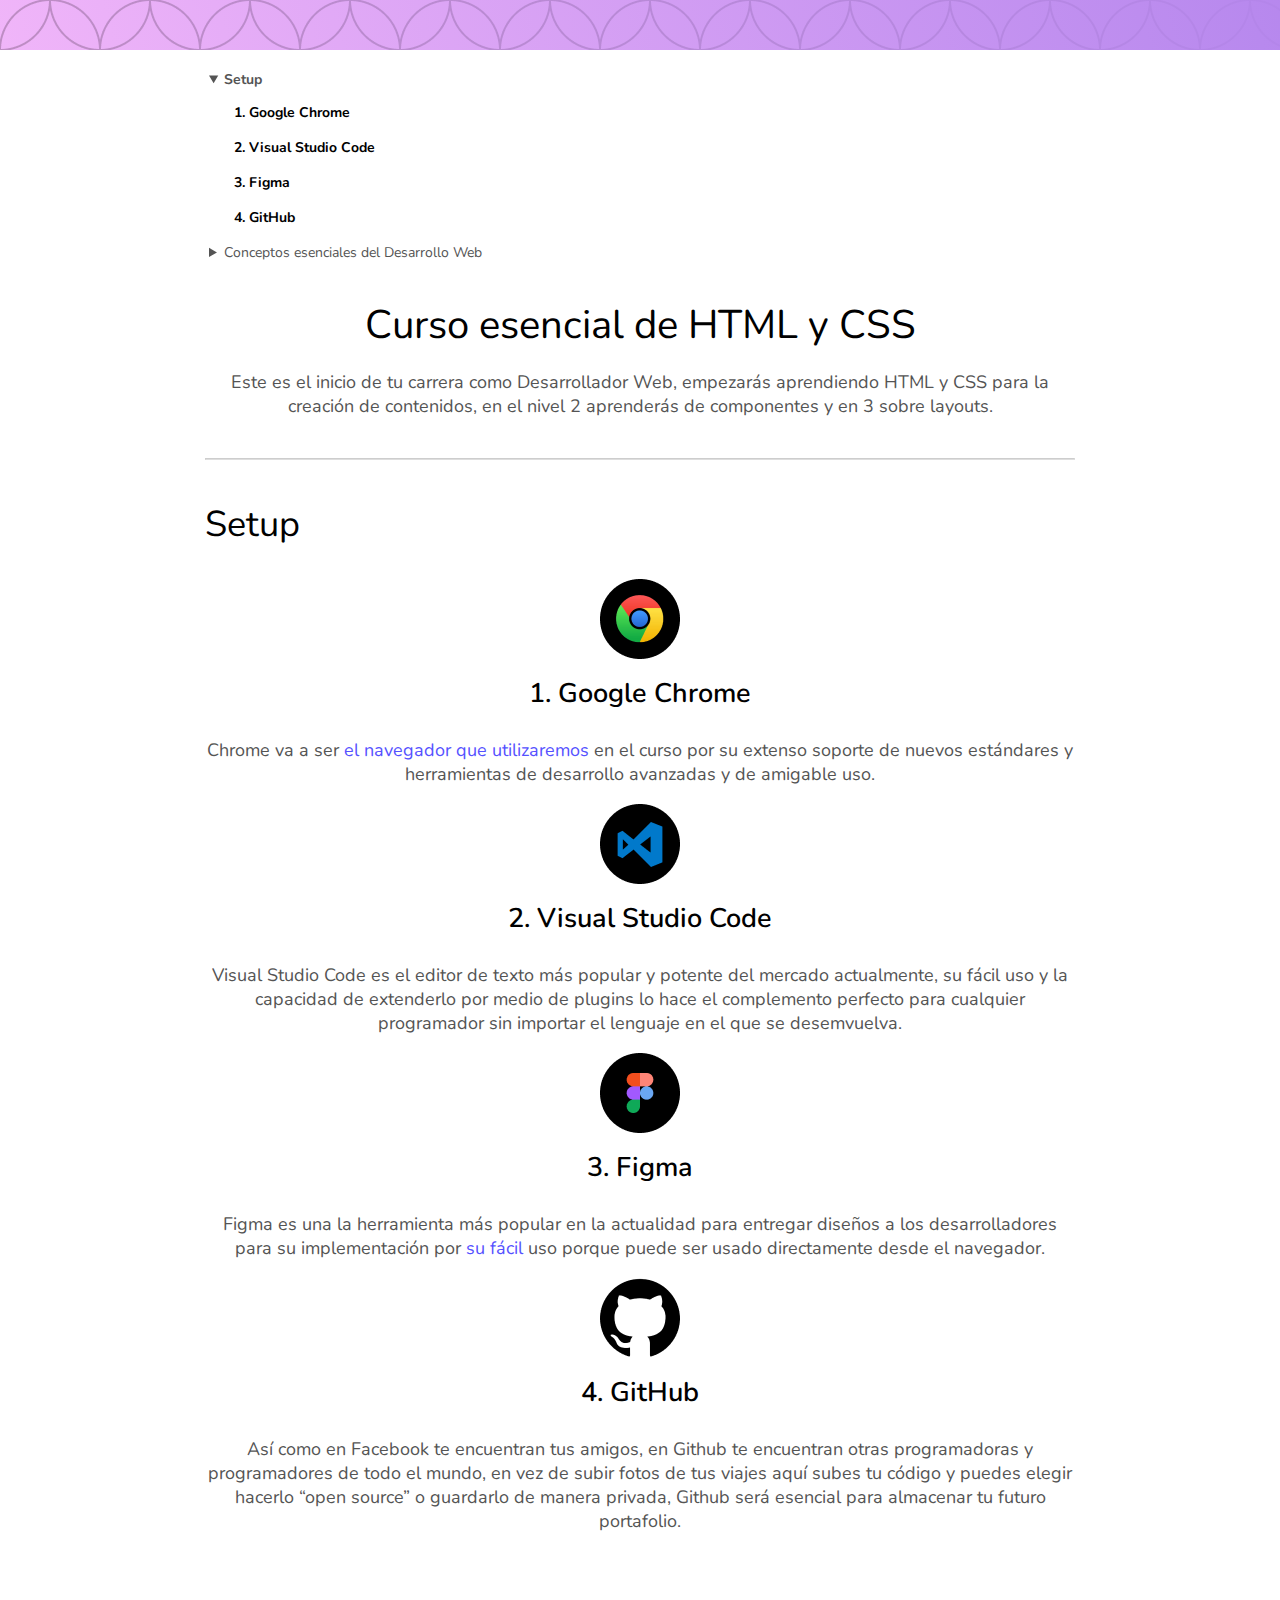
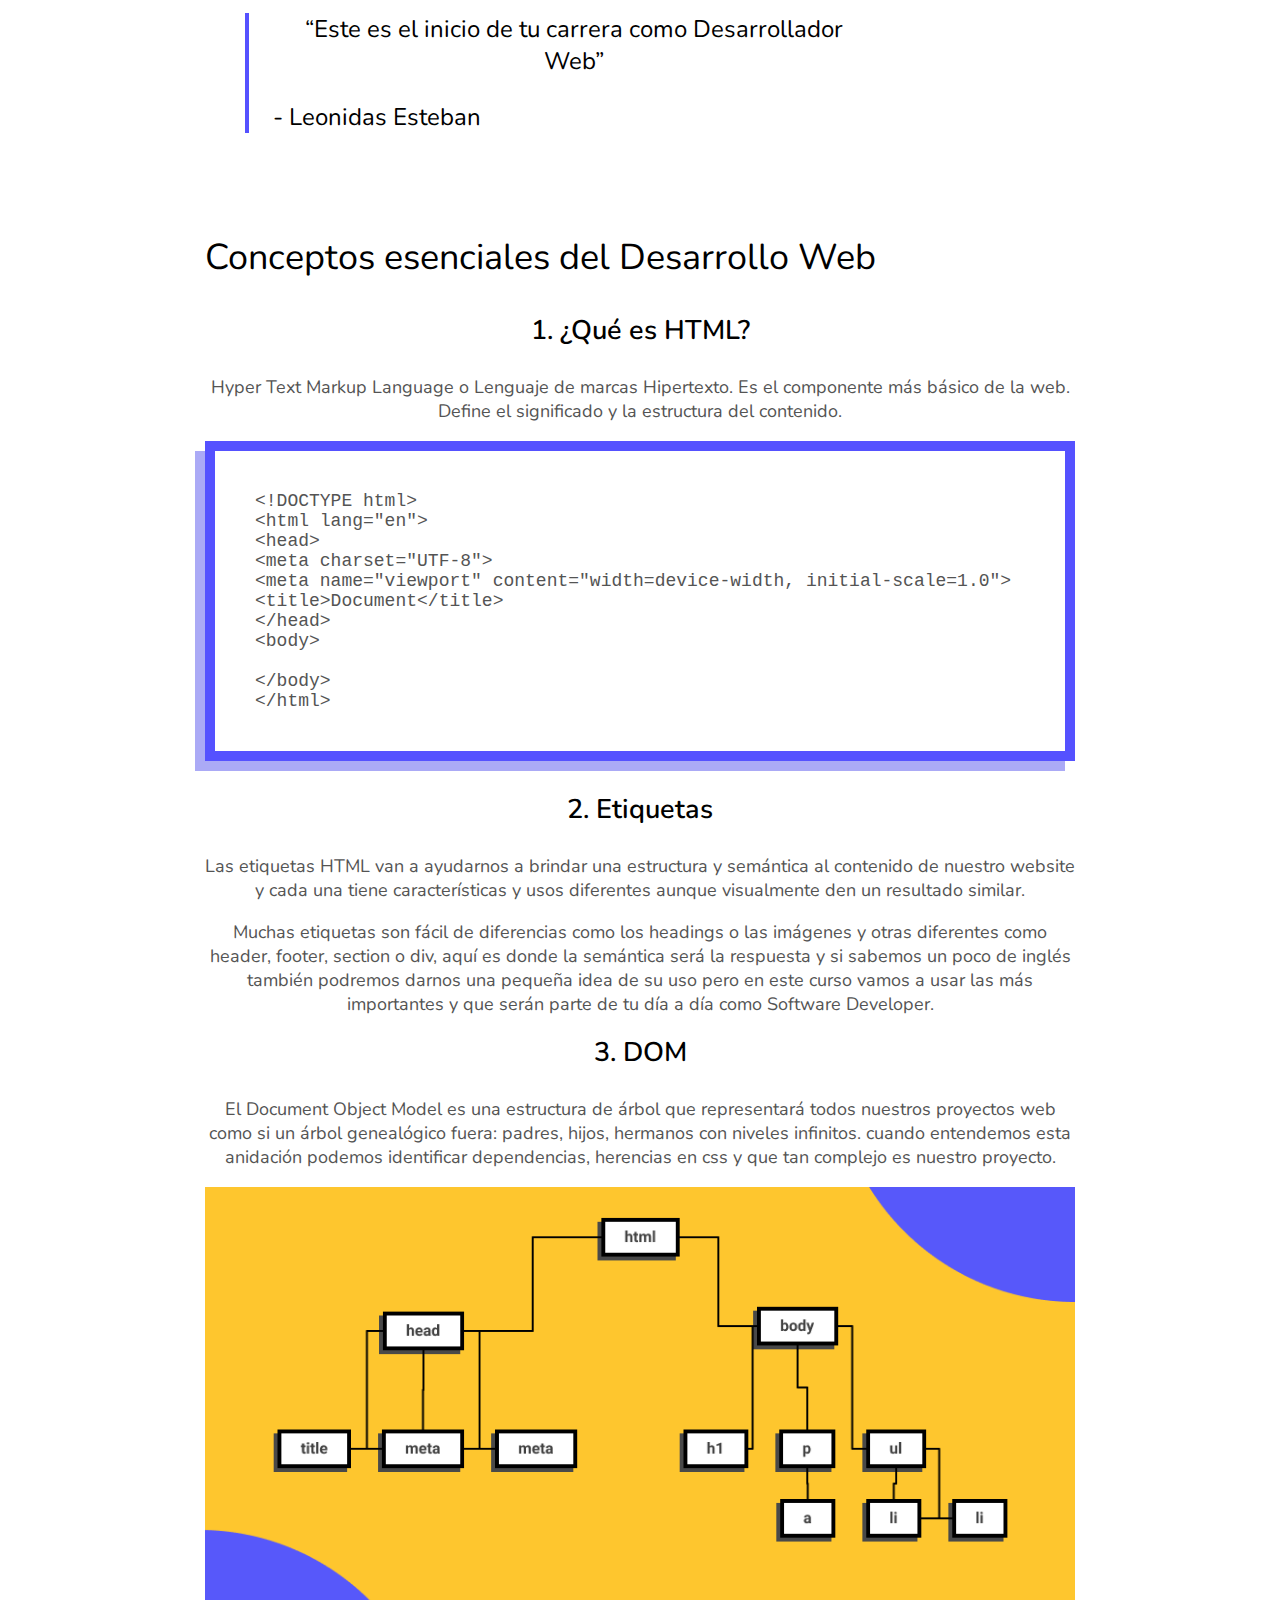
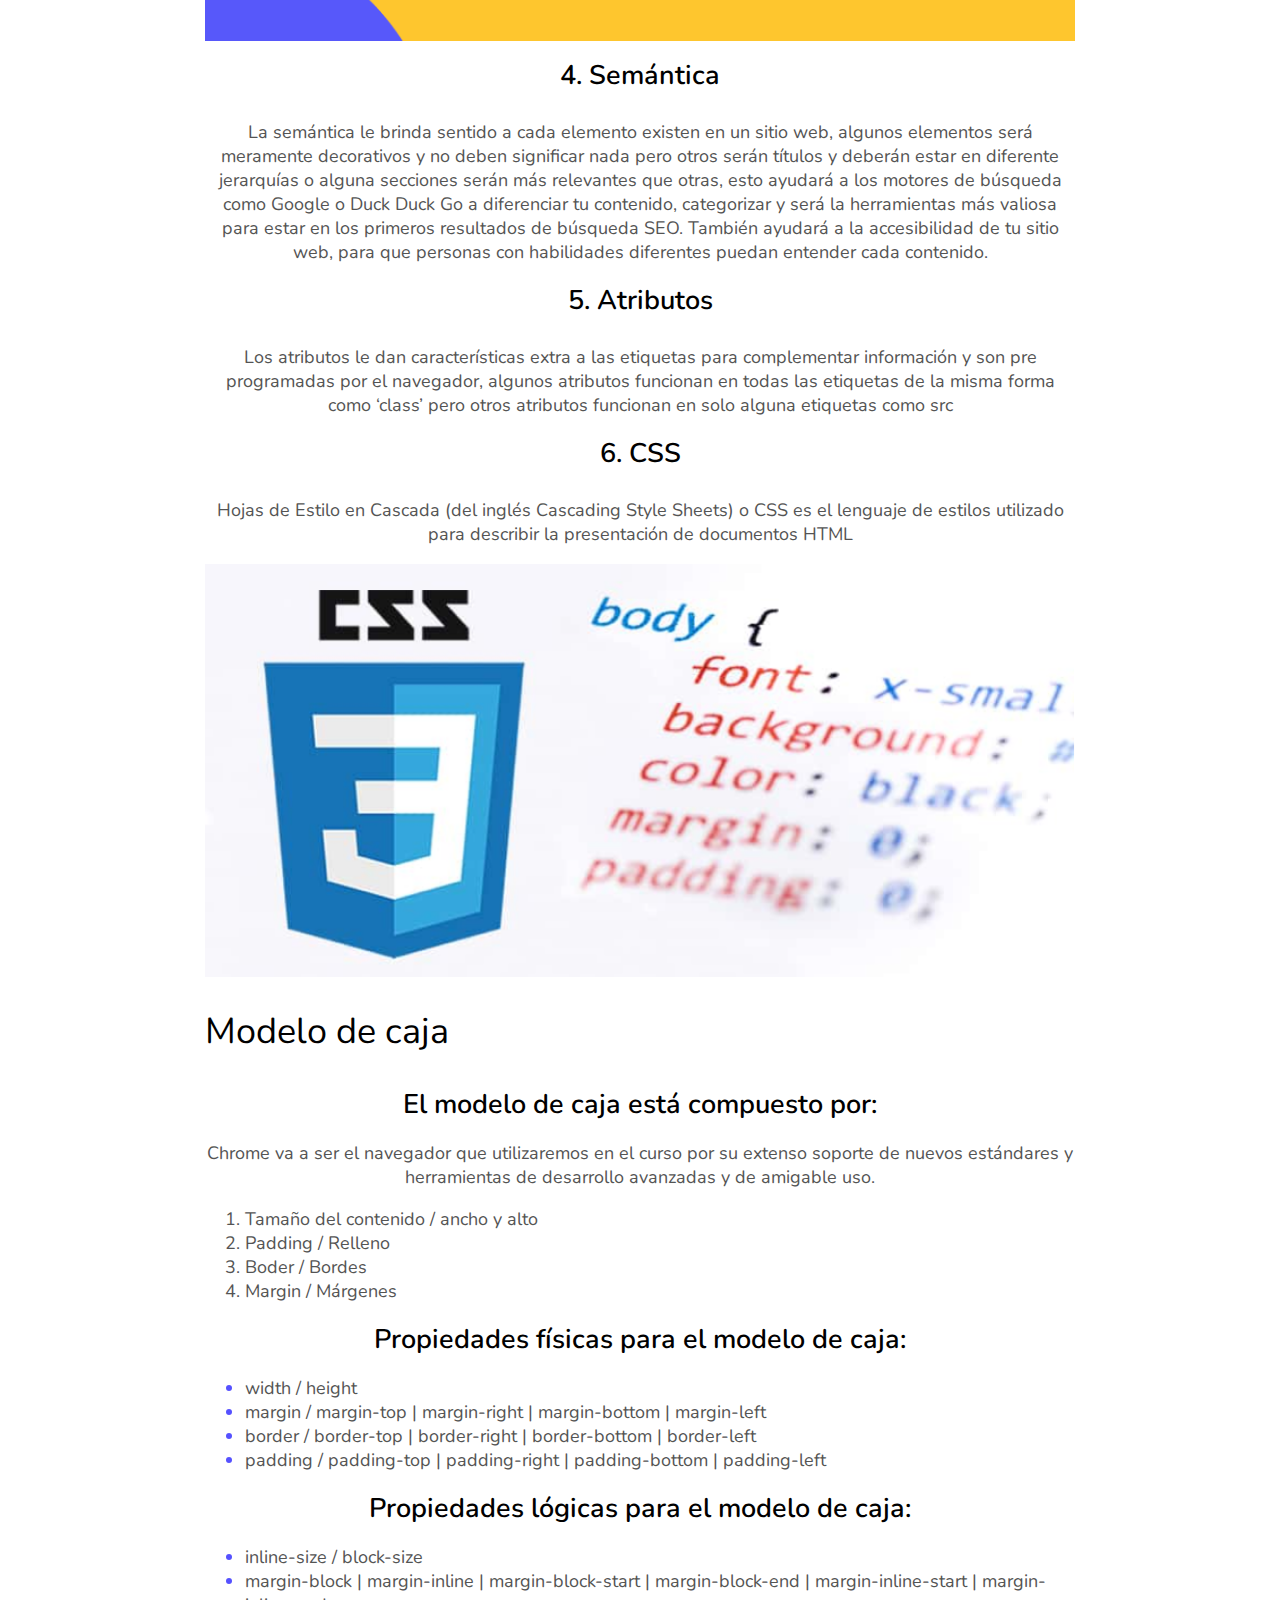
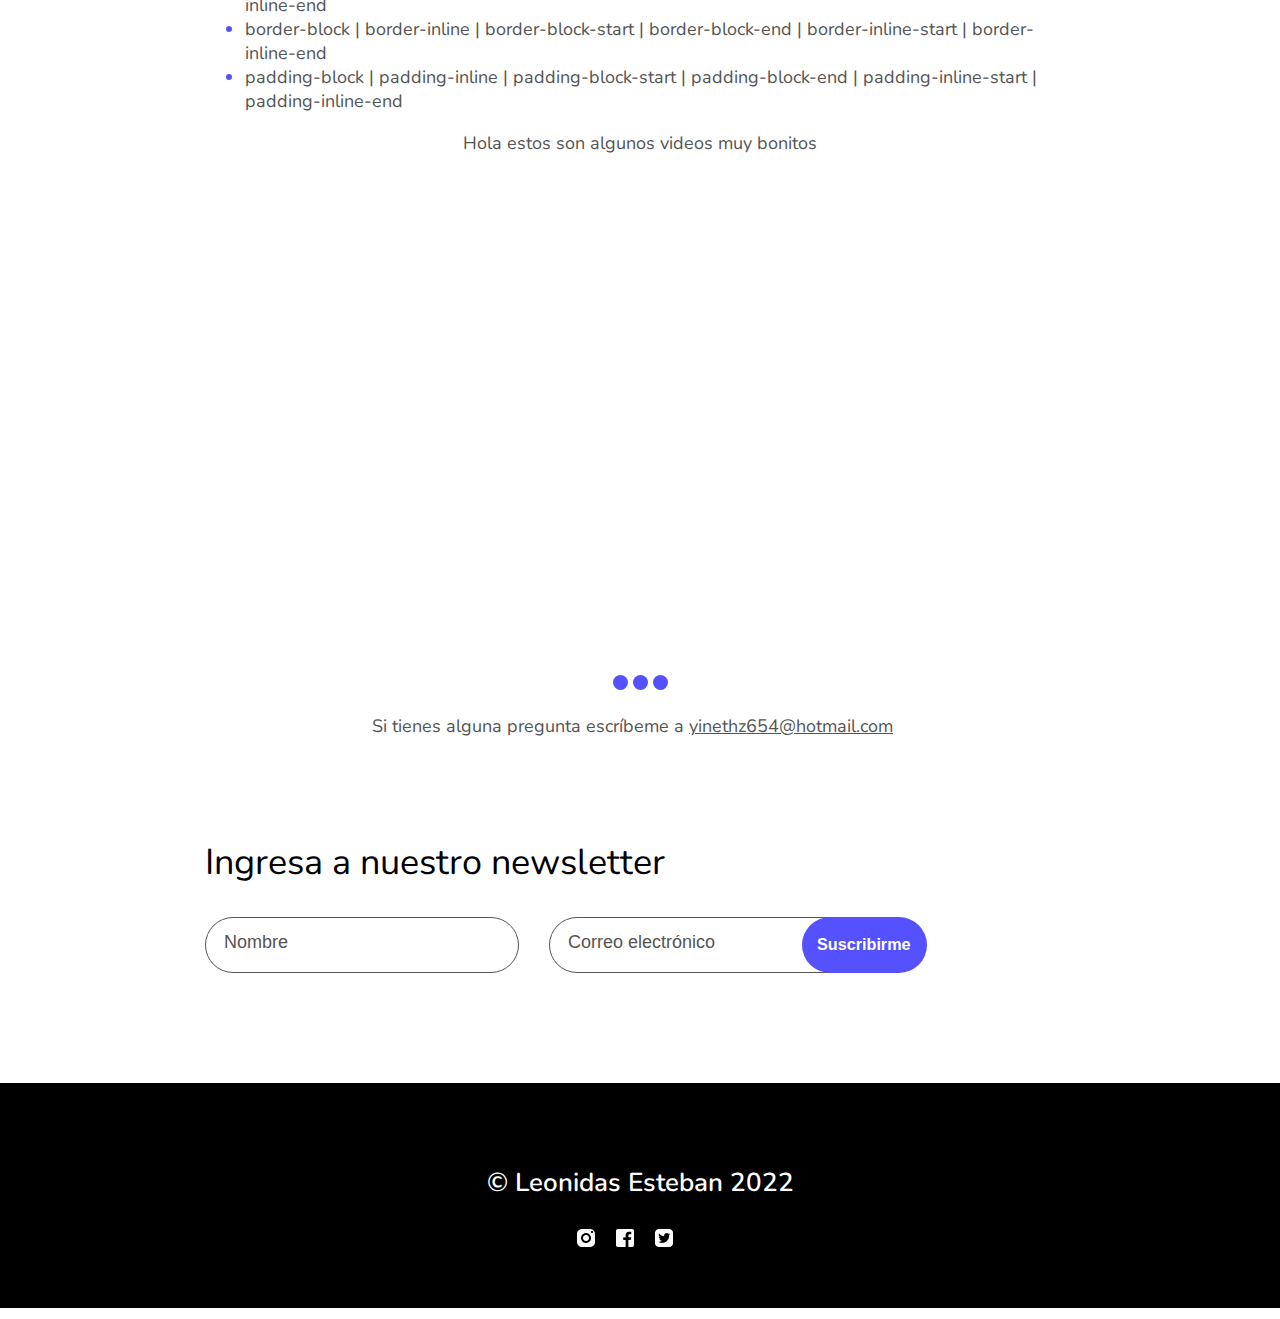
<file: NemiumD.html>
<!DOCTYPE html>
<html lang="en">
<head>
    <meta charset="UTF-8">
    <meta http-equiv="X-UA-Compatible" content="IE=edge">
    <meta name="viewport" content="width=device-width, initial-scale=1.0">
    <link rel="stylesheet" href="styles/nemium/styleNemiumD.css">
    <link rel="preconnect" href="https://fonts.googleapis.com">
    <link rel="preconnect" href="https://fonts.gstatic.com" crossorigin>
    <link href="https://fonts.googleapis.com/css2?family=Nunito:wght@400;600;700&family=Quicksand:wght@300&display=swap" rel="stylesheet">

    <meta property="og:title" content="Mi proyecto del curso esencial de HTML y CSS">
    <meta property="og:type" content="website">
    <meta property="og:description" content="Todo lo qe necesitas saber en tu día a día como frontend.">
    <meta property="og:url" content="https://yinethz.github.io/curso-esencial-html-css/">
    <meta property="og:image" content="https://yinethz.github.io/curso-esencial-html-css/images/dom.png/">

    <link rel="apple-touch-icon" sizes="57x57" href="favicon/apple-icon-57x57.png">
    <link rel="apple-touch-icon" sizes="60x60" href="favicon/apple-icon-60x60.png">
    <link rel="apple-touch-icon" sizes="72x72" href="favicon/apple-icon-72x72.png">
    <link rel="apple-touch-icon" sizes="76x76" href="favicon/apple-icon-76x76.png">
    <link rel="apple-touch-icon" sizes="114x114" href="favicon/apple-icon-114x114.png">
    <link rel="apple-touch-icon" sizes="120x120" href="favicon/apple-icon-120x120.png">
    <link rel="apple-touch-icon" sizes="144x144" href="favicon/apple-icon-144x144.png">
    <link rel="apple-touch-icon" sizes="152x152" href="favicon/apple-icon-152x152.png">
    <link rel="apple-touch-icon" sizes="180x180" href="favicon/apple-icon-180x180.png">
    <link rel="icon" type="image/png" sizes="192x192"  href="favicon/android-icon-192x192.png">
    <link rel="icon" type="image/png" sizes="32x32" href="favicon/favicon-32x32.png">
    <link rel="icon" type="image/png" sizes="96x96" href="favicon/favicon-96x96.png">
    <link rel="icon" type="image/png" sizes="16x16" href="favicon/favicon-16x16.png">
    <link rel="manifest" href="favicon/manifest.json">
    <meta name="msapplication-TileColor" content="#ffffff">
    <meta name="msapplication-TileImage" content="/ms-icon-144x144.png">
    <meta name="theme-color" content="#ffffff">
    <title>Introducción</title>
</head>
<body>
        <div class="hero"></div>

        <div class="header">
            <div class="wrapper">
                <div class="header-content">
                    <header>
                        <details open>
                            <summary>Setup</summary>
                            <ol>
                                <li>
                                    <a href="#google-chrome">Google Chrome</a> 
                                </li>
                                <li>
                                    <a href="#vsc">Visual Studio Code</a> 
                                </li>
                                <li>
                                    <a href="#figma">Figma</a> 
                                </li>
                                <li>
                                    <a href="#github">GitHub</a> 
                                </li>
                            </ol>
                        </details>
            
                    <details>
                        <summary>Conceptos esenciales del Desarrollo Web</summary>
                        <ol>
                                <li>
                                    <a href="#html">¿Qué es HTML?</a> 
                                </li>
                                <li>
                                    <a href="#etiquetas">Etiquetas</a> 
                                </li>
                                <li>
                                    <a href="#dom">DOM</a> 
                                </li>
                                <li>
                                    <a href="#atributos">Atributos</a> 
                                </li>
                                <li>
                                    <a href="#semantica">Semántica</a> 
                                </li>
                                <li>
                                    <a href="#css">¿Qué es CSS?</a> 
                                </li>
                            </ol>
                    </details>
                        
                        
                    </header>
                </div>
            </div>
        </div>

    <main class="main">
        <div class="wrapper">
            <div class="main-content">
                <h1>Curso esencial de HTML y CSS</h1>
                <p>Este es el inicio de tu carrera como Desarrollador Web, empezarás aprendiendo HTML y CSS para la creación de contenidos, en el nivel 2 aprenderás de componentes y en 3 sobre layouts.</p>

                <hr>

            <section class="section-content">
                <h2>Setup</h2>
                <img src="images/googleChrome.png" alt="Logo Google Chrome" title="Logo Google Chrome">
                <h3 id="google-chrome">Google Chrome</h3>
                <p>Chrome va a ser <span>el navegador que utilizaremos</span> en el curso por su extenso soporte de nuevos estándares y herramientas de desarrollo avanzadas y de amigable uso.</p>

                <img src="images/visualStudioCode.png" alt="Logo editor de código visual Studio Code" title="Logo editor de código visual Studio Code">
                <h3 id="vsc">Visual Studio Code</h3>
                <p>Visual Studio Code es el editor de texto más popular y potente del mercado actualmente, su fácil uso y la capacidad de extenderlo por medio de plugins lo hace el complemento perfecto para cualquier programador sin importar el lenguaje en el que se desemvuelva.</p>

                <img src="images/figma.png" alt="Logo Figma" title="Logo Figma">
                <h3 id="figma">Figma</h3>
                <p>Figma es una la herramienta más popular en la actualidad para entregar diseños a los desarrolladores para su implementación por <span>su fácil</span> uso porque puede ser usado directamente desde el navegador.</p>

                <img src="images/gitHub.png" alt="Logo GitHub" title="Logo GitHub">
                <h3 id="github">GitHub</h3>
                <p>Así como en Facebook te encuentran tus amigos, en Github te encuentran otras programadoras y programadores de todo el mundo, en vez de subir fotos de tus viajes aquí subes tu código y puedes elegir hacerlo “open source” o guardarlo de manera privada, Github será esencial para almacenar tu futuro portafolio.</p>
            
                <blockquote>
                    <p>“Este es el inicio de tu carrera como Desarrollador Web”</p>
                    <span>
                        Leonidas Esteban
                    </span>
                </blockquote>
            </section>

            <section class="section-content">
                <h2>Conceptos esenciales del Desarrollo Web</h2>

                <h3 id="html">¿Qué es HTML?</h3>
                <p>Hyper Text Markup Language o Lenguaje de marcas Hipertexto. Es el componente más básico de la web. Define el significado y la estructura del contenido.</p>

<pre>
&lt;!DOCTYPE html&gt;
&lt;html lang=&quot;en&quot;&gt;
&lt;head&gt;
&lt;meta charset=&quot;UTF-8&quot;&gt;
&lt;meta name=&quot;viewport&quot; content=&quot;width=device-width, initial-scale=1.0&quot;&gt;
&lt;title&gt;Document&lt;/title&gt;
&lt;/head&gt;
&lt;body&gt;
                    
&lt;/body&gt;
&lt;/html&gt;
</pre>

              <!--<img src="images/html.png" alt="Estructura básica de HTML 5" title="Estructura básica de HTML 5">-->  

                <h3 id="etiquetas">Etiquetas</h3>
                <p>Las etiquetas HTML van a ayudarnos a brindar una estructura y semántica al contenido de nuestro website y cada una tiene características y usos diferentes aunque visualmente den un resultado similar.</p>
                <p>Muchas etiquetas son fácil de diferencias como los headings o las imágenes y otras diferentes como header, footer, section o div, aquí es donde la semántica será la respuesta y si sabemos un poco de inglés también podremos darnos una pequeña idea de su uso pero en este curso vamos a usar las más importantes y que serán parte de tu día a día como Software Developer.</p>

                <h3 id="dom">DOM</h3>
                <p>El Document Object Model es una estructura de árbol que representará todos nuestros proyectos web como si un árbol genealógico fuera: padres, hijos, hermanos con niveles infinitos. cuando entendemos esta anidación podemos identificar dependencias, herencias en css y que tan complejo es nuestro proyecto.</p>
                <img src="images/dom.png" alt="Estructura de Document Object Model" title="Estructura de Document Object Model">

                <h3 id="semantica">Semántica</h3>
                <p>La semántica le brinda sentido a cada elemento existen en un sitio web, algunos elementos será meramente decorativos y no deben significar nada pero otros serán títulos y deberán estar en diferente jerarquías o alguna secciones serán más relevantes que otras, esto ayudará a los motores de búsqueda como Google o Duck Duck Go a diferenciar tu contenido, categorizar y será la herramientas más valiosa para estar en los primeros resultados de búsqueda SEO. También ayudará a la accesibilidad de tu sitio web, para que personas con habilidades diferentes puedan entender cada contenido.</p>

                <h3 id="atributos">Atributos</h3>
                <p>Los atributos le dan características extra a las etiquetas para complementar información y son pre programadas por el navegador, algunos atributos funcionan en todas las etiquetas de la misma forma como ‘class’ pero otros atributos funcionan en solo alguna etiquetas como src</p>

                <h3 id="css">CSS</h3>
                <p>Hojas de Estilo en Cascada (del inglés Cascading Style Sheets) o CSS es el lenguaje de estilos utilizado para describir la presentación de documentos HTML</p>
                <img src="images/css.png" alt="Imagen relacionada con css" title="Imagen relacionada con css">
            </section>

            <section>
                <h2>Modelo de caja</h2>
                <h3>El modelo de caja está compuesto por: </h3>
                <p>Chrome va a ser el navegador que utilizaremos en el curso por su extenso soporte de nuevos estándares y herramientas de desarrollo avanzadas y de amigable uso.</p>
                <ol>
                    <li>Tamaño del contenido / ancho y alto</li>
                    <li>Padding / Relleno</li>
                    <li>Boder / Bordes</li>
                    <li>Margin / Márgenes</li>
                </ol>
            
                <h3>Propiedades físicas para el modelo de caja:</h3>
                <ul>
                    <li><span>width / height</span></li>
                    <li><span>margin / margin-top | margin-right | margin-bottom | margin-left</span></li>
                    <li><span>border / border-top | border-right | border-bottom | border-left</span></li>
                    <li><span>padding / padding-top | padding-right | padding-bottom | padding-left</span></li>
                </ul>
            
                <h3>Propiedades lógicas para el modelo de caja:</h3>
                <ul>
                    <li><span>inline-size / block-size</span></li>
                    <li><span>margin-block | margin-inline | margin-block-start | margin-block-end | margin-inline-start | margin-inline-end</span></li>
                    <li><span>border-block | border-inline | border-block-start | border-block-end | border-inline-start | border-inline-end</span></li>
                    <li><span>padding-block | padding-inline | padding-block-start | padding-block-end | padding-inline-start | padding-inline-end</span></li>
                </ul>
            </section>

            <div class="section-content">
                <p>Hola estos son algunos videos muy bonitos</p>
                <div class="slider">
                    <scroll-container class="slider-container">

                        <scroll-page class="slider-slide" id="video1">
                            <iframe class="video" width="560" height="315" src="https://www.youtube.com/embed/5f5Ig_U2Bpk" title="YouTube video player" frameborder="0" allow="accelerometer; autoplay; clipboard-write; encrypted-media; gyroscope; picture-in-picture" allowfullscreen></iframe>
                        </scroll-page>

                        <scroll-page class="slider-slide" id="video2">
                            <iframe class="video" width="560" height="315" src="https://www.youtube.com/embed/5f5Ig_U2Bpk" title="YouTube video player" frameborder="0" allow="accelerometer; autoplay; clipboard-write; encrypted-media; gyroscope; picture-in-picture" allowfullscreen></iframe>
                        </scroll-page>

                        <scroll-page class="slider-slide" id="video3">
                            <iframe class="video" width="560" height="315" src="https://www.youtube.com/embed/5f5Ig_U2Bpk" title="YouTube video player" frameborder="0" allow="accelerometer; autoplay; clipboard-write; encrypted-media; gyroscope; picture-in-picture" allowfullscreen></iframe>
                        </scroll-page>


                    </scroll-container>

                    <div class="slider-bullet-list">
                        <a href="#video1" class="slider-bullet"></a>
                        <a href="#video2" class="slider-bullet"></a>
                        <a href="#video3" class="slider-bullet"></a>
                    </div>
                </div>
            </div>

                <p>
                    Si tienes alguna pregunta escríbeme a 
                    <a href="mailto:yinethz654@hotmail.com">yinethz654@hotmail.com</a>
                </p>

                <div class="section-content">
                    <h2>Ingresa a nuestro newsletter</h2>
                    <form action="#" class="form">
                        <div class="section-form">
                            <div class="form-name">
                                <input type="text" class="name"  required placeholder="Nombre">
                            </div>
                            <div class="form-dates">
                                <input type="email" class="email" required placeholder="Correo electrónico">
                                <input type="submit" class="submit" value="Suscribirme">
                            </div>
                        </div>                        
                    </form>
                </div>
            </main>
        
            <footer>
                <div class="section-footer">
                    <div class="copyrigth">
                        <p class="copyrigth"> &copy; Leonidas Esteban 2022</p>
                    </div>
                    <div class="redes">
                        <a href="https://www.instagram.com/leonidasesteban/" target="_blanck"> <img src="images/instagram.png" alt="instagram"> </a>
                        <a href="https://www.facebook.com/leonidasesteban/" target="_blanck"> <img src="images/facebook.png" alt="facebook"> </a>
                        <a href="https://www.twitter.com/leonidasesteban/" target="_blanck"> <img src="images/twitter.png" alt="twitter"> </a>
                    </div>
                </div>
                
            </footer>
    </main>
</body>
</html>
</file>
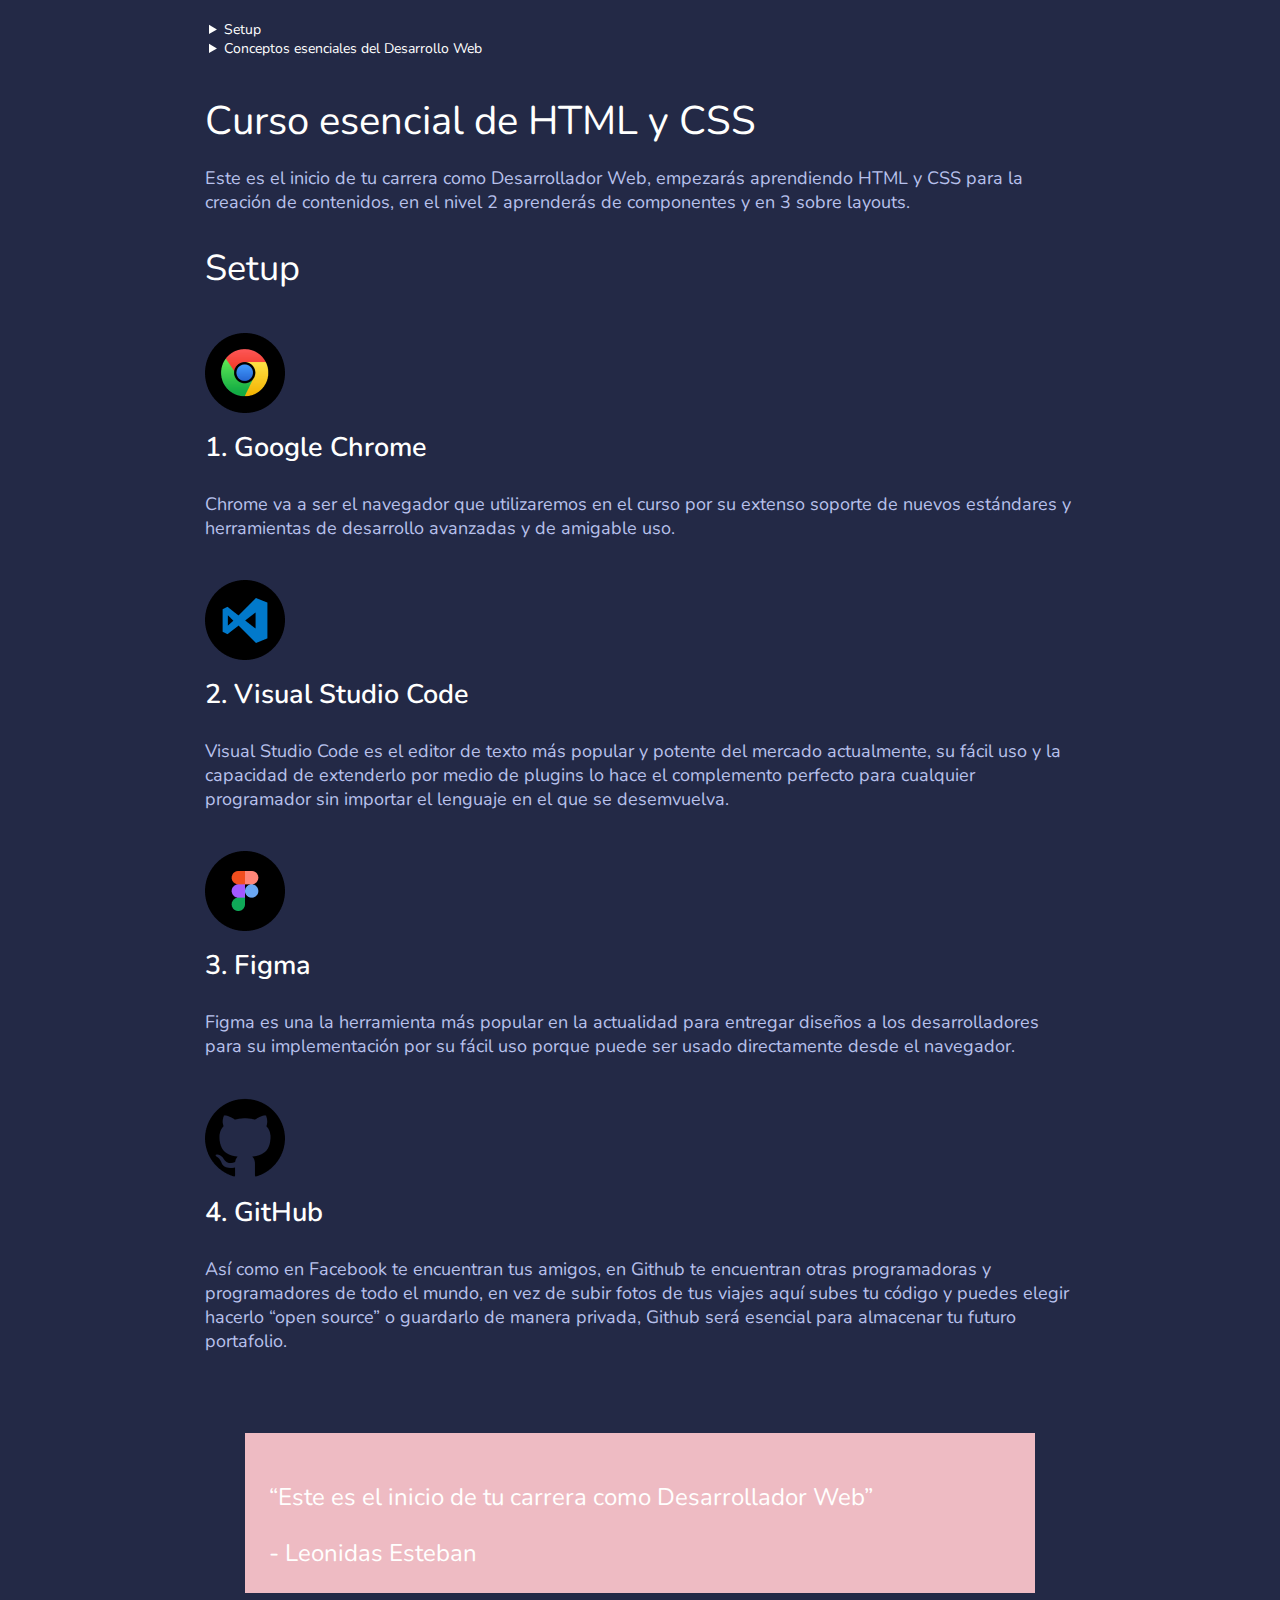
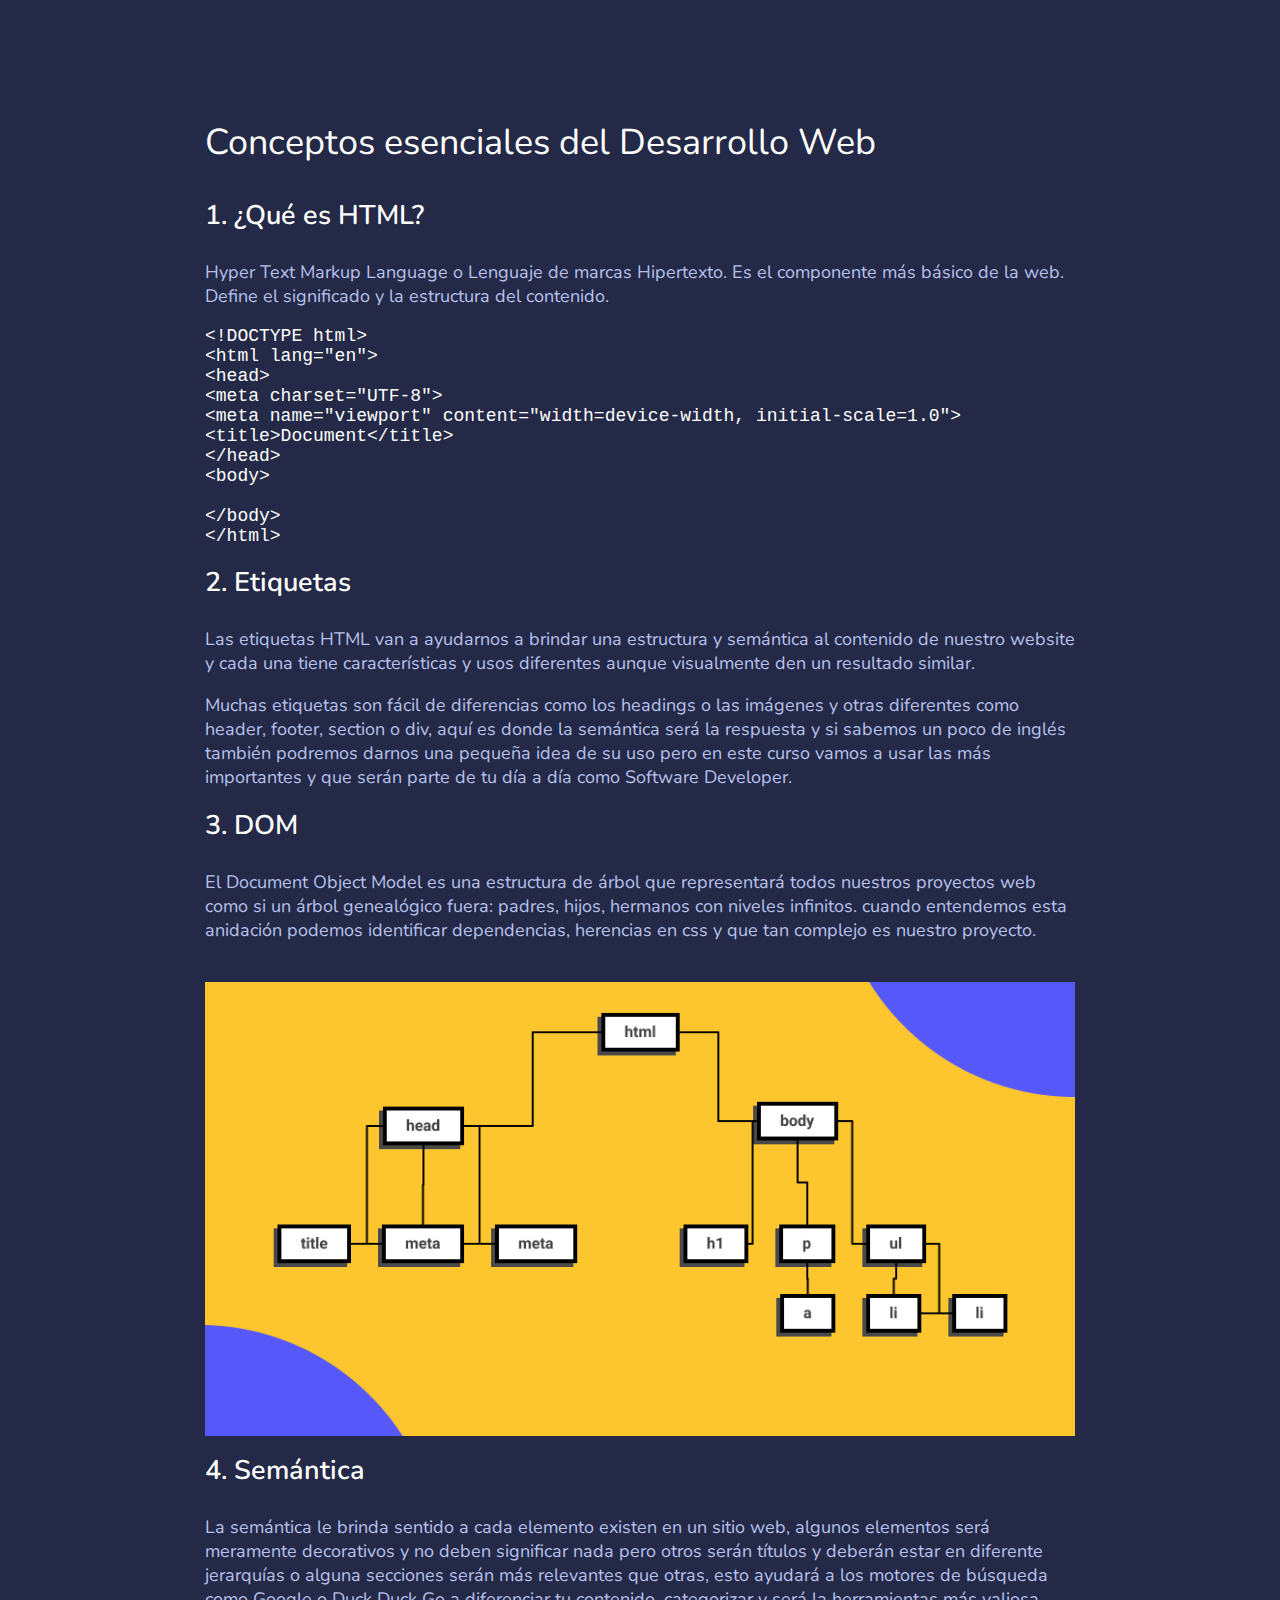
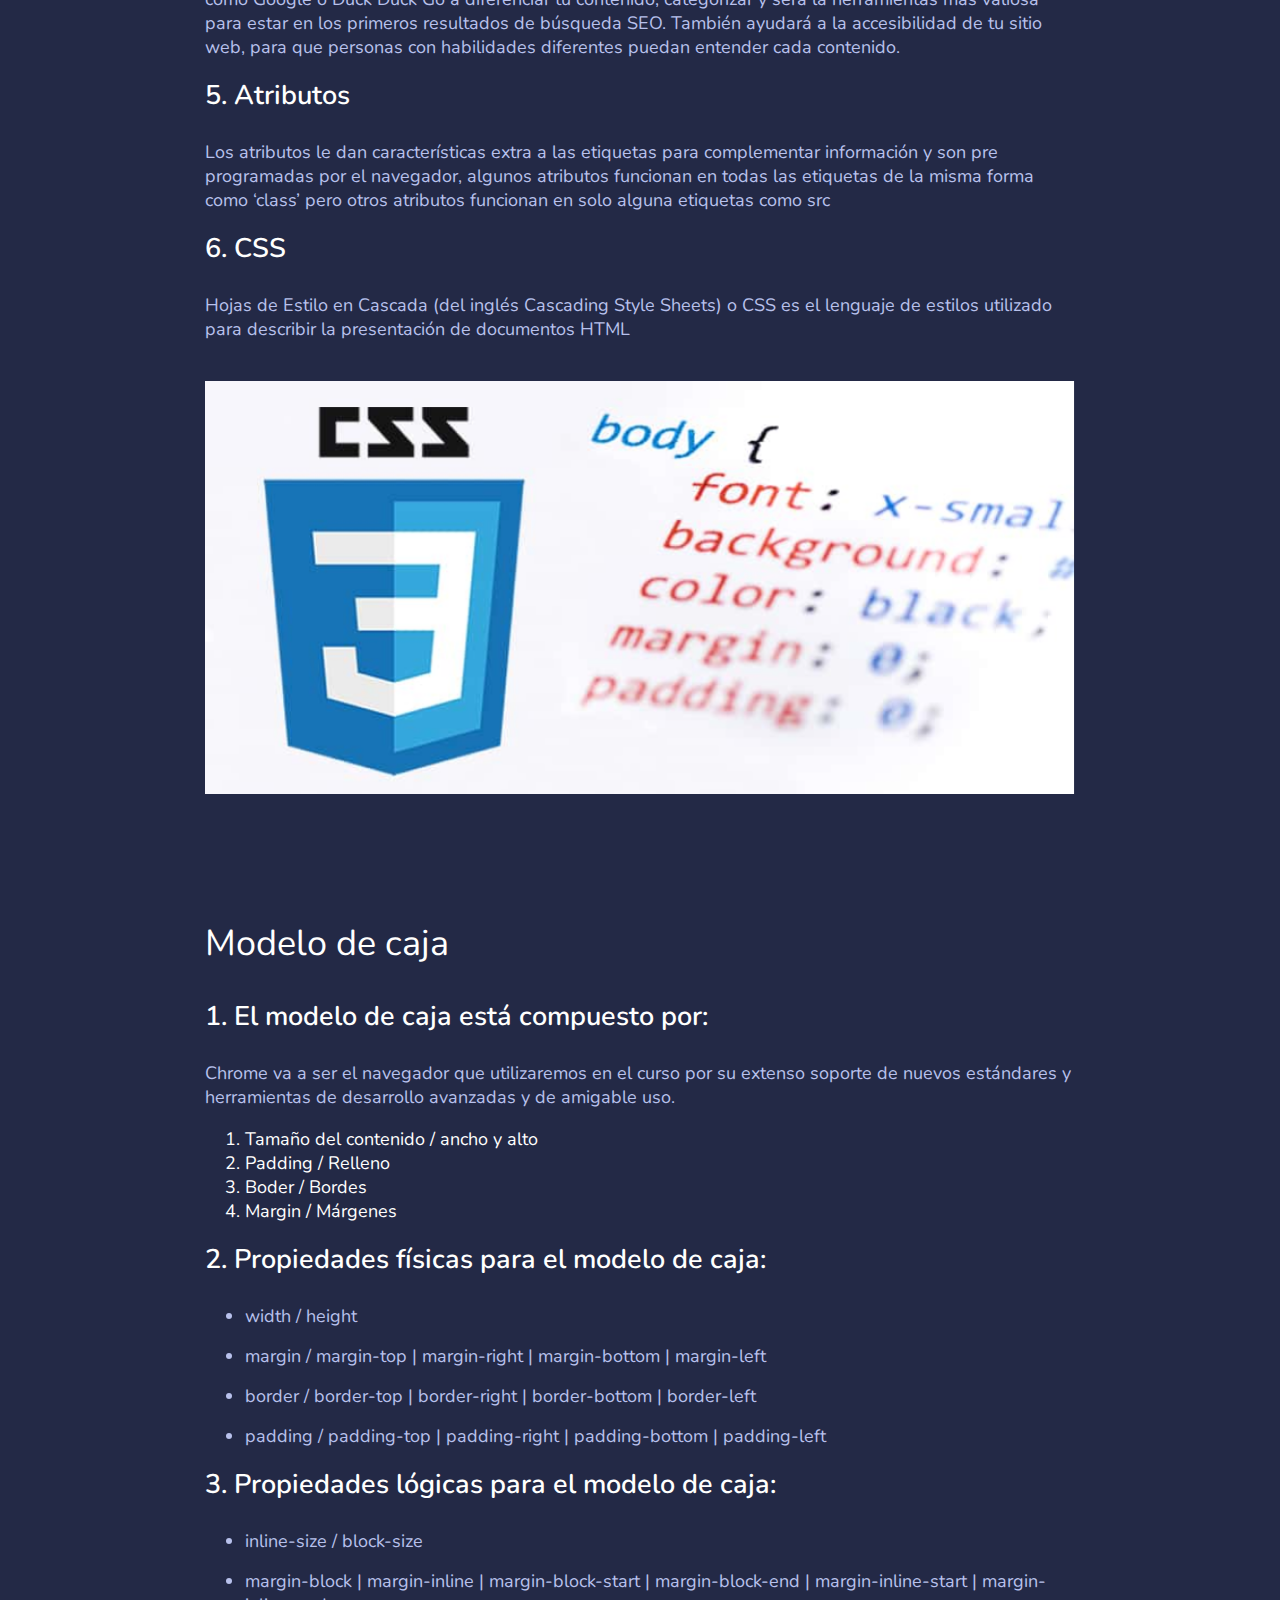
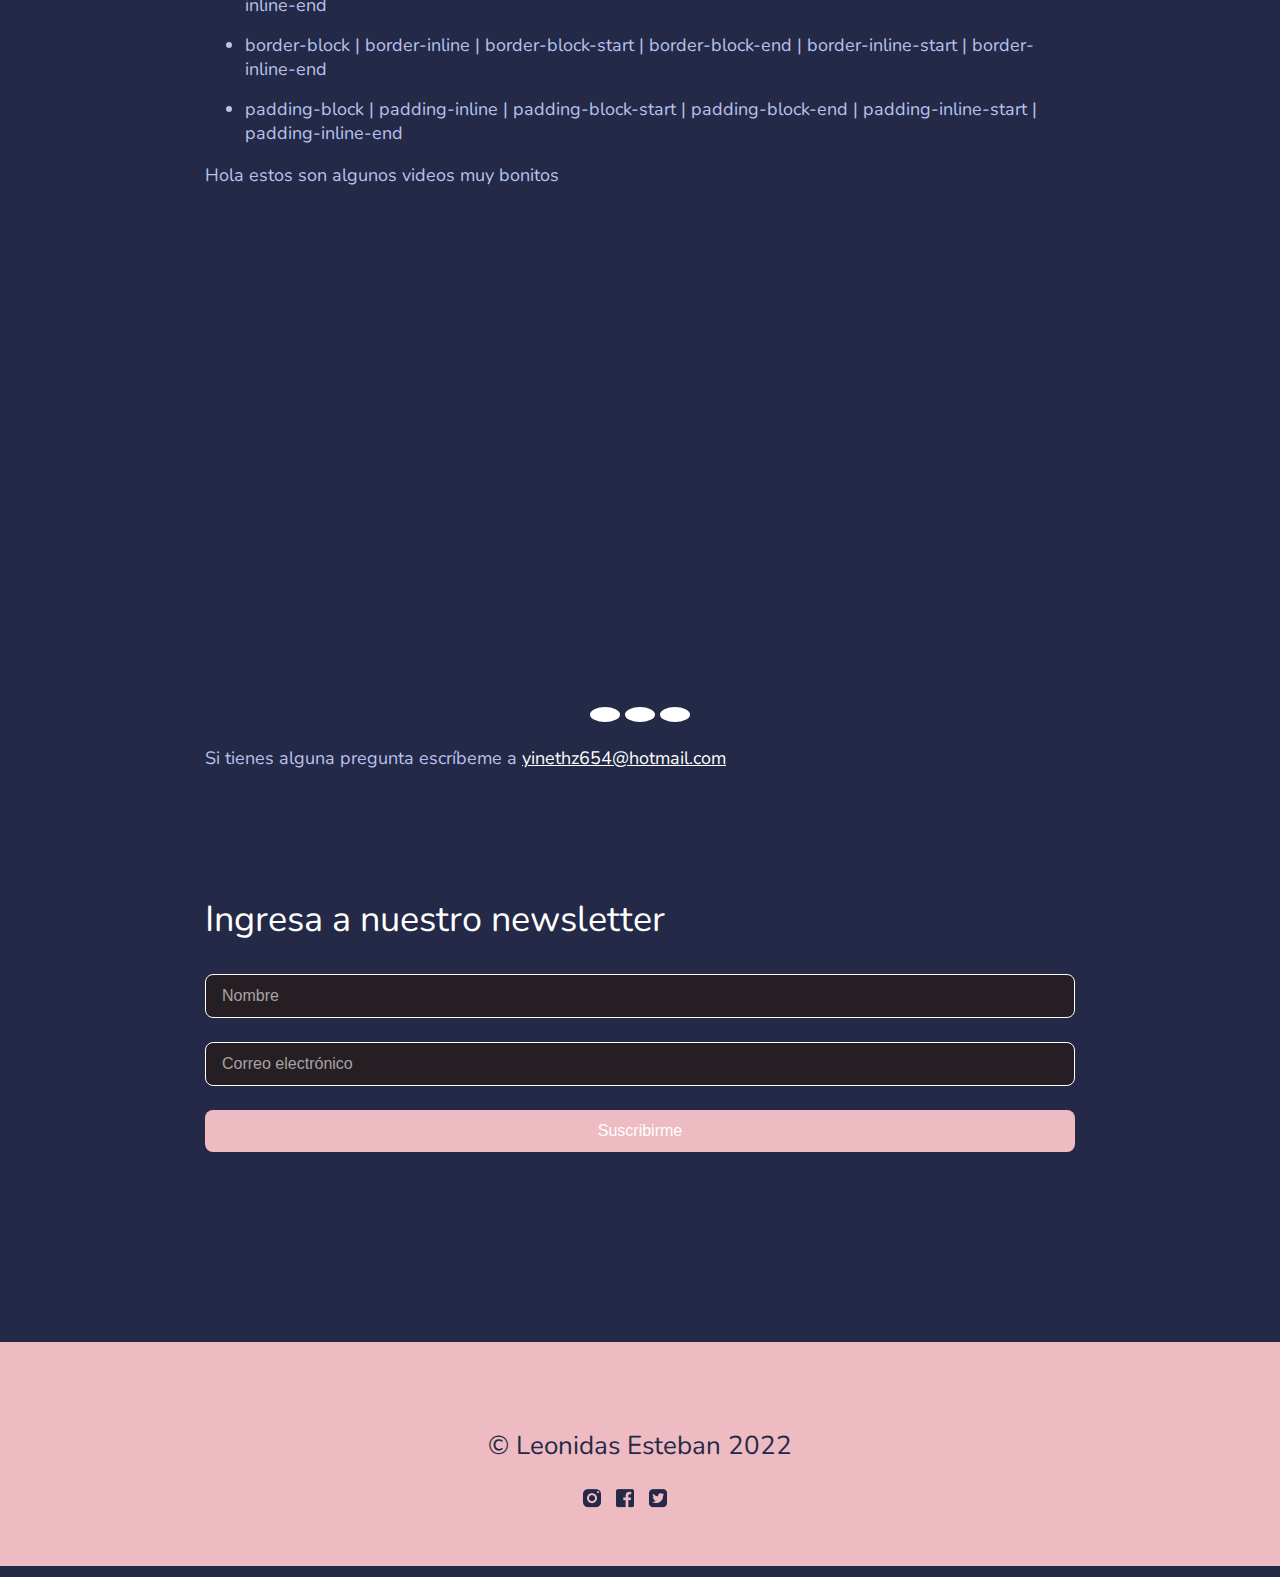
<file: NemiumE.html>
<!DOCTYPE html>
<html lang="en">
<head>
    <meta charset="UTF-8">
    <meta http-equiv="X-UA-Compatible" content="IE=edge">
    <meta name="viewport" content="width=device-width, initial-scale=1.0">
    <link rel="stylesheet" href="styles/nemium/NemiumE.css">
    <link rel="preconnect" href="https://fonts.googleapis.com">
    <link rel="preconnect" href="https://fonts.gstatic.com" crossorigin>
    <link href="https://fonts.googleapis.com/css2?family=Nunito:wght@400;600;700&family=Quicksand:wght@300&display=swap" rel="stylesheet">

    <meta property="og:title" content="Mi proyecto del curso esencial de HTML y CSS">
    <meta property="og:type" content="website">
    <meta property="og:description" content="Todo lo qe necesitas saber en tu día a día como frontend.">
    <meta property="og:url" content="https://yinethz.github.io/curso-esencial-html-css/">
    <meta property="og:image" content="https://yinethz.github.io/curso-esencial-html-css/images/dom.png/">

    <link rel="apple-touch-icon" sizes="57x57" href="favicon/apple-icon-57x57.png">
    <link rel="apple-touch-icon" sizes="60x60" href="favicon/apple-icon-60x60.png">
    <link rel="apple-touch-icon" sizes="72x72" href="favicon/apple-icon-72x72.png">
    <link rel="apple-touch-icon" sizes="76x76" href="favicon/apple-icon-76x76.png">
    <link rel="apple-touch-icon" sizes="114x114" href="favicon/apple-icon-114x114.png">
    <link rel="apple-touch-icon" sizes="120x120" href="favicon/apple-icon-120x120.png">
    <link rel="apple-touch-icon" sizes="144x144" href="favicon/apple-icon-144x144.png">
    <link rel="apple-touch-icon" sizes="152x152" href="favicon/apple-icon-152x152.png">
    <link rel="apple-touch-icon" sizes="180x180" href="favicon/apple-icon-180x180.png">
    <link rel="icon" type="image/png" sizes="192x192"  href="favicon/android-icon-192x192.png">
    <link rel="icon" type="image/png" sizes="32x32" href="favicon/favicon-32x32.png">
    <link rel="icon" type="image/png" sizes="96x96" href="favicon/favicon-96x96.png">
    <link rel="icon" type="image/png" sizes="16x16" href="favicon/favicon-16x16.png">
    <link rel="manifest" href="favicon/manifest.json">
    <meta name="msapplication-TileColor" content="#ffffff">
    <meta name="msapplication-TileImage" content="/ms-icon-144x144.png">
    <meta name="theme-color" content="#ffffff">
    <title>Introducción</title>
</head>
<body>
        <div class="header">
            <div class="wrapper">
                <div class="header-content">
                    <header>
                        <details>
                            <summary>Setup</summary>
                            <ol>
                                <li>
                                    <a href="#google-chrome">Google Chrome</a> 
                                </li>
                                <li>
                                    <a href="#vsc">Visual Studio Code</a> 
                                </li>
                                <li>
                                    <a href="#figma">Figma</a> 
                                </li>
                                <li>
                                    <a href="#github">GitHub</a> 
                                </li>
                            </ol>
                        </details>
            
                    <details>
                        <summary>Conceptos esenciales del Desarrollo Web</summary>
                        <ol>
                                <li>
                                    <a href="#html">¿Qué es HTML?</a> 
                                </li>
                                <li>
                                    <a href="#etiquetas">Etiquetas</a> 
                                </li>
                                <li>
                                    <a href="#dom">DOM</a> 
                                </li>
                                <li>
                                    <a href="#atributos">Atributos</a> 
                                </li>
                                <li>
                                    <a href="#semantica">Semántica</a> 
                                </li>
                                <li>
                                    <a href="#css">¿Qué es CSS?</a> 
                                </li>
                            </ol>
                    </details>
                        
                        
                    </header>
                </div>
            </div>
        </div>

    <main class="main">
        <div class="wrapper">
            <div class="main-content">
                <h1>Curso esencial de HTML y CSS</h1>
                <p>Este es el inicio de tu carrera como Desarrollador Web, empezarás aprendiendo HTML y CSS para la creación de contenidos, en el nivel 2 aprenderás de componentes y en 3 sobre layouts.</p>

                <hr>

            <section class="section-content">
                <h2>Setup</h2>
                <img src="images/googleChrome.png" alt="Logo Google Chrome" title="Logo Google Chrome">
                <h3 id="google-chrome">Google Chrome</h3>
                <p>Chrome va a ser el navegador que utilizaremos en el curso por su extenso soporte de nuevos estándares y herramientas de desarrollo avanzadas y de amigable uso.</p>

                <img src="images/visualStudioCode.png" alt="Logo editor de código visual Studio Code" title="Logo editor de código visual Studio Code">
                <h3 id="vsc">Visual Studio Code</h3>
                <p>Visual Studio Code es el editor de texto más popular y potente del mercado actualmente, su fácil uso y la capacidad de extenderlo por medio de plugins lo hace el complemento perfecto para cualquier programador sin importar el lenguaje en el que se desemvuelva.</p>

                <img src="images/figma.png" alt="Logo Figma" title="Logo Figma">
                <h3 id="figma">Figma</h3>
                <p>Figma es una la herramienta más popular en la actualidad para entregar diseños a los desarrolladores para su implementación por su fácil uso porque puede ser usado directamente desde el navegador.</p>

                <img src="images/gitHub.png" alt="Logo GitHub" title="Logo GitHub">
                <h3 id="github">GitHub</h3>
                <p>Así como en Facebook te encuentran tus amigos, en Github te encuentran otras programadoras y programadores de todo el mundo, en vez de subir fotos de tus viajes aquí subes tu código y puedes elegir hacerlo “open source” o guardarlo de manera privada, Github será esencial para almacenar tu futuro portafolio.</p>
            
                <blockquote>
                    <p>“Este es el inicio de tu carrera como Desarrollador Web”</p>
                    <span>
                        Leonidas Esteban
                    </span>
                </blockquote>
            </section>

                <hr/>


            <section class="section-content">
                <h2>Conceptos esenciales del Desarrollo Web</h2>

                <h3 id="html">¿Qué es HTML?</h3>
                <p>Hyper Text Markup Language o Lenguaje de marcas Hipertexto. Es el componente más básico de la web. Define el significado y la estructura del contenido.</p>

<pre>
&lt;!DOCTYPE html&gt;
&lt;html lang=&quot;en&quot;&gt;
&lt;head&gt;
&lt;meta charset=&quot;UTF-8&quot;&gt;
&lt;meta name=&quot;viewport&quot; content=&quot;width=device-width, initial-scale=1.0&quot;&gt;
&lt;title&gt;Document&lt;/title&gt;
&lt;/head&gt;
&lt;body&gt;
                    
&lt;/body&gt;
&lt;/html&gt;
</pre>

              <!--<img src="images/html.png" alt="Estructura básica de HTML 5" title="Estructura básica de HTML 5">-->  

                <h3 id="etiquetas">Etiquetas</h3>
                <p>Las etiquetas HTML van a ayudarnos a brindar una estructura y semántica al contenido de nuestro website y cada una tiene características y usos diferentes aunque visualmente den un resultado similar.</p>
                <p>Muchas etiquetas son fácil de diferencias como los headings o las imágenes y otras diferentes como header, footer, section o div, aquí es donde la semántica será la respuesta y si sabemos un poco de inglés también podremos darnos una pequeña idea de su uso pero en este curso vamos a usar las más importantes y que serán parte de tu día a día como Software Developer.</p>

                <h3 id="dom">DOM</h3>
                <p>El Document Object Model es una estructura de árbol que representará todos nuestros proyectos web como si un árbol genealógico fuera: padres, hijos, hermanos con niveles infinitos. cuando entendemos esta anidación podemos identificar dependencias, herencias en css y que tan complejo es nuestro proyecto.</p>
                <img src="images/dom.png" alt="Estructura de Document Object Model" title="Estructura de Document Object Model">

                <h3 id="semantica">Semántica</h3>
                <p>La semántica le brinda sentido a cada elemento existen en un sitio web, algunos elementos será meramente decorativos y no deben significar nada pero otros serán títulos y deberán estar en diferente jerarquías o alguna secciones serán más relevantes que otras, esto ayudará a los motores de búsqueda como Google o Duck Duck Go a diferenciar tu contenido, categorizar y será la herramientas más valiosa para estar en los primeros resultados de búsqueda SEO. También ayudará a la accesibilidad de tu sitio web, para que personas con habilidades diferentes puedan entender cada contenido.</p>

                <h3 id="atributos">Atributos</h3>
                <p>Los atributos le dan características extra a las etiquetas para complementar información y son pre programadas por el navegador, algunos atributos funcionan en todas las etiquetas de la misma forma como ‘class’ pero otros atributos funcionan en solo alguna etiquetas como src</p>

                <h3 id="css">CSS</h3>
                <p>Hojas de Estilo en Cascada (del inglés Cascading Style Sheets) o CSS es el lenguaje de estilos utilizado para describir la presentación de documentos HTML</p>
                <img src="images/css.png" alt="Imagen relacionada con css" title="Imagen relacionada con css">
            </section>

                <hr/>

            <section class="section-content">
                <h2>Modelo de caja</h2>
                <h3>El modelo de caja está compuesto por: </h3>
                <p>Chrome va a ser el navegador que utilizaremos en el curso por su extenso soporte de nuevos estándares y herramientas de desarrollo avanzadas y de amigable uso.</p>
                <ol>
                    <li>Tamaño del contenido / ancho y alto</li>
                    <li>Padding / Relleno</li>
                    <li>Boder / Bordes</li>
                    <li>Margin / Márgenes</li>
                </ol>
            
                <h3>Propiedades físicas para el modelo de caja:</h3>
                <ul>
                    <li>width / height</li>
                    <li>margin / margin-top | margin-right | margin-bottom | margin-left</li>
                    <li>border / border-top | border-right | border-bottom | border-left</li>
                    <li>padding / padding-top | padding-right | padding-bottom | padding-left</li>
                </ul>
            
                <h3>Propiedades lógicas para el modelo de caja:</h3>
                <ul>
                    <li>inline-size / block-size</li>
                    <li>margin-block | margin-inline | margin-block-start | margin-block-end | margin-inline-start | margin-inline-end</li>
                    <li>border-block | border-inline | border-block-start | border-block-end | border-inline-start | border-inline-end</li>
                    <li>padding-block | padding-inline | padding-block-start | padding-block-end | padding-inline-start | padding-inline-end</li>
                </ul>
            </section>

            <div class="section-content">
                <p>Hola estos son algunos videos muy bonitos</p>
                <div class="slider">
                    <scroll-container class="slider-container">

                        <scroll-page class="slider-slide" id="video1">
                            <iframe class="video" width="560" height="315" src="https://www.youtube.com/embed/5f5Ig_U2Bpk" title="YouTube video player" frameborder="0" allow="accelerometer; autoplay; clipboard-write; encrypted-media; gyroscope; picture-in-picture" allowfullscreen></iframe>
                        </scroll-page>

                        <scroll-page class="slider-slide" id="video2">
                            <iframe class="video" width="560" height="315" src="https://www.youtube.com/embed/5f5Ig_U2Bpk" title="YouTube video player" frameborder="0" allow="accelerometer; autoplay; clipboard-write; encrypted-media; gyroscope; picture-in-picture" allowfullscreen></iframe>
                        </scroll-page>

                        <scroll-page class="slider-slide" id="video3">
                            <iframe class="video" width="560" height="315" src="https://www.youtube.com/embed/5f5Ig_U2Bpk" title="YouTube video player" frameborder="0" allow="accelerometer; autoplay; clipboard-write; encrypted-media; gyroscope; picture-in-picture" allowfullscreen></iframe>
                        </scroll-page>


                    </scroll-container>

                    <div class="slider-bullet-list">
                        <a href="#video1" class="slider-bullet"></a>
                        <a href="#video2" class="slider-bullet"></a>
                        <a href="#video3" class="slider-bullet"></a>
                    </div>
                </div>
            </div>

                <p>
                    Si tienes alguna pregunta escríbeme a 
                    <a href="mailto:yinethz654@hotmail.com">yinethz654@hotmail.com</a>
                </p>

                <div class="section-content">
                    <h2>Ingresa a nuestro newsletter</h2>
                    <form action="#" class="form">
                        <input type="text"  required placeholder="Nombre">
                        <input type="email" required placeholder="Correo electrónico">
                        <input type="submit" value="Suscribirme">
                    </form>
                </div>
    </main>
    <footer>
        <div class="section-footer">
            <div class="copyrigth">
                <p class="copyrigth"> &copy; Leonidas Esteban 2022</p>
            </div>
            <div class="redes">
                <a href="https://www.instagram.com/leonidasesteban/" target="_blanck"> <img src="images/instagramblack.png" alt="instagram"> </a>
                <a href="https://www.facebook.com/leonidasesteban/" target="_blanck"> <img src="images/facebookblack.png" alt="facebook"> </a>
                <a href="https://www.twitter.com/leonidasesteban/" target="_blanck"> <img src="images/twitterblack.png" alt="twitter"> </a>
            </div>
        </div>
        
    </footer>
</body>
</html>
</file>
<file: styles/styleLogical.css>
@font-face {
    font-family: charter;
    src: url('../fonts/charter-regular.otf');
    font-style: normal;
    font-weight: 400;
}

@font-face {
    font-family: charter;
    src: url('../fonts/charter-italic.otf');
    font-style: italic;
    font-weight: 400;
}

@font-face {
    font-family: charter;
    src: url('../fonts/charter-bold.otf');
    font-style: normal;
    font-weight: bold;
}

@font-face {
    font-family: charter;
    src: url('../fonts/charter-bold-italic.otf');
    font-style: italic;
    font-weight: bold;
}

:root {
    font-size: 18px;
    --white30: white;
    --white20: #A5A3A5;
    --white10: #3A3539;
}

html {
    scroll-behavior: smooth;
}

body {
    color: var(--white30);
    font-family: 'Nunito', sans-serif;
    background: #251F24;
}

a {
    color: var(--white30);
}

.header-content {
    padding-inline: 20px;
}

header {
    margin-block-start: 20px;
    font-size: 14px;
    color: var(--white);

    /*inset-block-start: 0;
    inset-inline-start: -208px;
    inline-size: 188px;
    width: 188px;
    top: 64px;
    left: -232px;*/
}

header li {
    color: var(--white20);
    margin-block-end: 16px;
}

header a {
    color: var(--white20);
    text-decoration: none;
}

header a:hover {
    color: var(--white30);
}

nav details summary {
    font-weight: bold;
    line-height: 44px;
}

header li {
    margin-bottom: 16px;
}

h1, h2, h3 {
    font-weight: normal;
}

hr {
    /*color: var(--white10);*/
    /*margin: 64px 0;*/
    margin-block: 40px;
    border-color: rgba(97, 97, 97, 0.2);
}

pre {
    background: var(--white10);
    padding: 40px;
    overflow: auto;
    /*border-radius: 8px;*/
    border: 10px solid #5551FF;
    box-shadow: -10px 10px 0 0 #ABAAF6;
    margin-block-end: 30px;
}

.main hr {
    display: none;
}

h1 {
    font-size: 40px;
    margin-block-start: 20px;
    margin-block-end: 16px;
    /*margin-top: 64px;*/
    /*margin-bottom: 16px;*/
    /*border: 10px solid red;*/
}

/*h1 + p {
    margin-bottom: 64px;
}*/

h2 {
    font-size: 2em;
    /*margin: 64px 0 40px ;*/
}

h3 {
    font-size: 1.5em;
    font-weight: 600;
    margin-block: 16px;
    /*margin-top: 16px;
    margin-bottom: 24px;
    position: sticky;
    top: 0;
    background: white;*/
}

.hero {
    background: linear-gradient(96.07deg, #314755 30.63%, #26A0DA 102.18%);
    /*background: linear-gradient(to top, rgba(255, 255, 255, .4), transparent), url("../images/patron.png");*/
    block-size: 50px;
}

p {
    color: var(--white20);
}


blockquote {
    /*font-size: 24px;
    margin: 32px 0;
    padding-left: 16px;
    border: 10px solid --white30;
    border-left: 4px solid var(--white30);
    line-height: 24px;*/
    margin-block-start: 80px;
    margin-block-end: 63px;
    background: var(--white10);
    border-radius: 8px;
    line-height: 32px;
    font-size: 24px;

    padding-inline-end: 24px;
    padding-inline-start: 24px;
    padding-block-start: 24px;
    padding-block-end: 24px;    
}

blockquote p {
    color: var(--white30);
}

blockquote span{
    color: var(--white30);
}

blockquote span::before {
    content: "-";
}

.wrapper {
    max-inline-size: 902px;/*inline-size: 902px;/*width: 902px;*/
    margin: auto;
    /*max-width: 902px;*/    
}

.main-content {
    padding: 16px;
}

 
.section-content:first-of-type {
    margin: 0;
}

 .section-content {
     margin-top: 164px;
 }

 .section-content ul li {
     margin-bottom: 16px;
 }

 .section-content ol li{
     line-height: 24px;
 }

 .section-content + hr {
    display: none;
 }

.section-content img {
    margin-block-start: 40px;
    display: block;
    max-inline-size: 100%;
}

.section-content h3{
counter-increment: titleList;
padding-bottom: 8px;
 }

.section-content h3::before{
    content: counter(titleList) ". ";
}

/*.section-content h3::after{
    content: "";
    width: 32px;
    height: 4px;
    background: var(--white30);
    display: inline-block;
    position: absolute;
    left: 0;
    bottom: 0;
 }*/

.section-content{
    counter-reset: titleList;
}

.slider-container {
    display: block;
    overflow: auto;
    scroll-behavior: smooth;
    white-space: nowrap;
    font-size: 0;
}

.video {
    margin: 0;
    display: inline-block;
    width: 100%;
    height: auto;
    aspect-ratio: 16/9;
}

.slider-bullet-list {
    text-align: center;
    margin-block-start: 10px;
}

.slider-bullet {
    display: inline-block;
    inline-size: 15px;
    block-size: 15px;
    background: white;
    border-radius: 50%;
}

.form input {
    inline-size: 100%;
    box-sizing: border-box;
    border: 1px solid var(--white30);
    background: #251F24;
    border-radius: 8px;
    padding-inline: 16px;
    padding-block: 12px;
    color: var(--white30);
    font-size: 16px;
    display: block;
    margin-block-end: 24px;
}

.form input[type="submit"] {
    background: #157EFB;
    border: none;
}

.form input::placeholder {
    color: var(--white20);
}

@media screen and (min-width: 1366px) {

    .hero {
        block-size: 350px;
    }

    .header{
        position: sticky;
        inset-block-start: -45px;
    }

    .header-content {
        position: relative;
        inset-block-start: 65px;
        padding-inline: 0;
    }
    
    header {
        position: absolute;
        inset-block-start: 0;
        inset-inline-start: -208px;
        inline-size: 188px;
    }

    h1 {
        font-size: 60px;
        margin-block-start: 64px;
    }
}
</file>
<file: styles/nemium/styleNemiumC.css>
:root {
    font-size: 18px;
    --white30: white;
    --black30: #616161;
    --white20: #212121;
    --black10: #424242;
    --black: #000000;
}

html {
    scroll-behavior: smooth;
}

body {
    color: var(--black10);
    font-family: 'Roboto', sans-serif;
    background: var(--white30);
}

.main-content .main-tittle{
    text-align: left;
    padding-inline-start: 450px;
    padding-inline-end: 430PX;
}

a {
    color: var(--black30);
    text-decoration: none;
    font-weight: 400;
}

summary {
    color: var(--black30);
    font-weight: 700;
}

details {
    border-left: 4px solid #C4C4C4;
}

summary::-webkit-details-marker {
    display: none;
  }

h1, h2, h3 {
    font-weight: normal;
}

hr {
    margin-block: 40px;
    border-color: rgba(97, 97, 97, 0.2);
}

pre {
    background: #E5E5E5;
    border-radius: 8px;
    padding: 40px;
    overflow: auto;
    margin-block-end: 30px;
}

.main hr {
    display: none;
}

h1 {
    font-size: 40px;
    margin-block-start: 20px;
    margin-block-end: 16px;
}

h2 {
    font-size: 2em;
    color: var(--black20);
}

h3 {
    font-size: 1.3em;
    font-weight: 400;
    margin-block: 16px;
}

p {
    color: var(--black10);
}


blockquote {
    margin-block-start: 80px;
    margin-block-end: 63px;
    background: var(--white30);
    line-height: 32px;
    font-size: 24px;
    border-left: 4px solid var(--black10);

    padding-inline-end: 24px;
    padding-inline-start: 24px;
    padding-block-start: 0px;
    padding-block-end: 0px;    
}

blockquote p {
    color: var(--black10);
}

blockquote span{
    color: var(--black30);
}

blockquote span::before {
    content: "-";
}

.wrapper {
    max-inline-size: 902px;/*inline-size: 902px;/*width: 902px;*/
    margin: auto;
}

.main-content {
    padding: 16px;
}

 
.section-content:first-of-type {
    margin: 0;
}

 .section-content {
     margin-top: 164px;
 }

 .section-content ul li {
     margin-bottom: 16px;
 }

 .section-content ol li{
     line-height: 24px;
 }

 .section-content + hr {
    display: none;
 }

.section-content img {
    margin-block-start: 40px;
    display: block;
    max-inline-size: 100%;
}

.section-content h3{
    counter-increment: titleList;
    padding-bottom: 8px;
 }

.section-content h3::before{
    content: counter(titleList) ". ";
}

.section-content{
    counter-reset: titleList;
    margin-block-start: 40px;
}

.slider-container {
    display: block;
    overflow: auto;
    scroll-behavior: smooth;
    white-space: nowrap;
    font-size: 0;
}

.video {
    margin: 0;
    display: inline-block;
    width: 100%;
    height: auto;
    aspect-ratio: 16/9;
}

.slider-bullet-list {
    text-align: center;
    margin-block-start: 10px;
}

.slider-bullet {
    display: inline-block;
    block-size: 15px;
    background: var(--black10);
    border-radius: 50%;
}

/*Formulario suscribete*/

.section-form {
    position: absolute;
    display: flex;
    flex-wrap: wrap;
}

.form-name, .form-dates {
    border: 1px solid var(--black10);
    border-radius: 90px;
    width: 280px;
    height: 30px;
    padding: 12px 16px;
    font-size: 1em;
    font-weight: 400;
    color: #616161;
}

.form-dates {
    margin-inline-start: 48px;
}

.name, .email {
    width: 280px;
    height: 24px;
    top: 12px;
    border: none;
    font-size: 1em;
    outline: none;
}

.submit {
    border-radius: 90px;
    width: 280px;
    height: 56px;
    font-size: 0.9em;
    color: var(--white30);
    position: relative;
    top: -13px;
    outline: none;
    font-weight: 500;
    background-color: var(--black);
    padding-inline-start: 15px;
    padding-inline-end: 16px;
}

.form input[type="submit"] {
    border: none;
}

.form input::placeholder {
    color: var(--black10);
}

.form .form-dates {
    display: inline-flex;
    /*inline-size: 30px;*/
}

/*Pie de página*/

footer {
    background-color: var(--black);
}

.section-footer {
    margin-block-start: 150px;
}

.copyrigth{
    color: var(--white30);
    text-align: center;
    /*margin-block-start: 140px;*/
    padding-block-start: 47px;
}

.redes {
    display: flex;
    justify-content: center;
    padding-block-end: 52px;
}

.redes, a{
    padding-inline-end: 15px;
}


/*Responsive*/

@media screen and (min-width: 1366px) {
    .section-form {
        flex: 50%;
        margin-block-end: 20px;
        margin-block-start: 40px;
    }

    .form-name {
        margin-block-end: 15px;
    }

    h1 {
        font-size: 60px;
        margin-block-start: 64px;
    }

    .section-footer {
        margin-block-start: 250px;
    }
/*
    .section-form, .form-name{
        margin-block-end: 16px;
        margin-block-end: 20px;
        margin-inline-start: 50px;
        width: 332px;
    }
    */
}
</file>
<file: styles/nemium/styleNemiumD.css>
@font-face {
    font-family: charter;
    src: url('../fonts/charter-regular.otf');
    font-style: normal;
    font-weight: 400;
}

@font-face {
    font-family: charter;
    src: url('../fonts/charter-italic.otf');
    font-style: italic;
    font-weight: 400;
}

@font-face {
    font-family: charter;
    src: url('../fonts/charter-bold.otf');
    font-style: normal;
    font-weight: bold;
}

@font-face {
    font-family: charter;
    src: url('../fonts/charter-bold-italic.otf');
    font-style: italic;
    font-weight: bold;
}

:root {
    font-size: 18px;
    --white30: white;
    --black30: #000000;
    --purple: #5551FF;
    --black10: #545454;
}

html {
    scroll-behavior: smooth;
}

body {
    margin: 0;
    color: var(--black10);
    font-family: 'Nunito', sans-serif;
}

a {
    color: var(--black10);
}

.header-content {
    padding-inline: 20px;
}

header {
    margin-block-start: 20px;
    font-size: 14px;
    color: var(--white);
}

header li {
    color: var(--purple);
    margin-block-end: 16px;
}

header a {
    color: var(--black30);
    text-decoration: none;
}

header a:hover {
    color: var(--white30);
    background-color: var(--purple);
}

nav details summary {
    font-weight: bold;
    line-height: 44px;
}

details[open] {
    font-weight: 700;
}


header li {
    margin-bottom: 16px;
    color: var(--black30);
}

h1, h2, h3 {
    font-weight: normal;
    color: var(--black30);
    text-align: center;
}

hr {
    margin-block: 40px;
    border-color: rgba(97, 97, 97, 0.2);
}

pre {
    background: var(--white30);
    padding: 40px;
    overflow: auto;
    border: 10px solid var(--purple);
    box-shadow: -10px 10px 0 0 #ABAAF6;
    margin-block-end: 30px;
}

h1 {
    font-size: 40px;
    margin-block-start: 20px;
    margin-block-end: 16px;
}

h2 {
    font-size: 2em;
}

h3 {
    font-size: 1.5em;
    font-weight: 600;
    margin-block: 16px;
}

.hero {
    background: linear-gradient(254.07deg, #B385ED -6.37%, #d729ee57 102.18%), url("../../images/patron-2.png");
    block-size: 50px;
}

p {
    color: var(--black10);
    text-align: center;
}

p span {
    color: var(--purple);
}


blockquote {
    margin-block-start: 80px;
    margin-block-end: 63px;
    background: var(--white30);
    line-height: 32px;
    font-size: 24px;

    border-left: 4px solid var(--purple);
    padding-inline-end: 160px;
    padding-inline-start: 24px;
    padding-block-start: 0;
    padding-block-end: 0;    
}

blockquote p {
    color: var(--black30);
}

blockquote span{
    color: var(--black30);
}

blockquote span::before {
    content: "-";
}

.wrapper {
    max-inline-size: 902px;/*inline-size: 902px;/*width: 902px;*/
    margin: auto;
}

.main-content {
    padding: 16px;
}
 
.section-content:first-of-type {
    margin: 0;
}

 .section-content {
     margin-top: 100px;
 }

 .section-content ul li {
     margin-bottom: 16px;
 }

 .section-content ol li{
     line-height: 24px;
 }


.section-content img {
    margin-block-start: 40px;
    display: block;
    max-inline-size: 100%;
    margin: auto;
}

.section-content h3{
counter-increment: titleList;
padding-bottom: 8px;
 }

.section-content h3::before{
    content: counter(titleList) ". ";
}

.section-content{
    counter-reset: titleList;
}

ul li {
    color: var(--purple);
}

li span {
    color: var(--black10);
}

.slider-container {
    display: block;
    overflow: auto;
    scroll-behavior: smooth;
    white-space: nowrap;
    font-size: 0;
}

.video {
    margin: 0;
    display: inline-block;
    width: 100%;
    height: auto;
    aspect-ratio: 16/9;
}

.slider-bullet-list {
    text-align: center;
    margin-block-start: 10px;
}

.slider-bullet {
    display: inline-block;
    block-size: 15px;
    background: var(--purple);
    border-radius: 50%;
}

/*Formulario suscribete*/

.section-content, h2{
    text-align: left;
}
.section-form {
    position: absolute;
    display: flex;
    flex-wrap: wrap;
}

.form-name, .form-dates {
    border: 1px solid var(--black10);
    border-radius: 90px;
    width: 280px;
    height: 30px;
    padding: 12px 16px;
    font-size: 1em;
    font-weight: 400;
    color: #616161;
}

.form-dates {
    margin-inline-start: 30px;
}

.name, .email {
    width: 280px;
    height: 24px;
    top: 12px;
    border: none;
    font-size: 1em;
    outline: none;
}

.submit {
    border-radius: 90px;
    width: 280px;
    height: 56px;
    font-size: 0.9em;
    color: var(--white30);
    position: relative;
    top: -13px;
    outline: none;
    font-weight: 600;
    background-color: var(--purple);
    padding-inline-start: 15px;
    padding-inline-end: 16px;
}

.form input[type="submit"] {
    border: none;
}

.form input::placeholder {
    color: var(--black10);
}

.form .form-dates {
    display: inline-flex;
}

/*Pie de página*/

footer {
    background-color: var(--black30);
}

.section-footer {
    margin-block-start: 150px;
}

.copyrigth {
    font-size: 1.2em;
    font-weight: 600;
    color: var(--white30);
    text-align: center;
    padding-block-start: 28px;
}

.redes {
    display: flex;
    justify-content: center;
    padding-block-end: 52px;
}

.redes, a{
    padding-inline-end: 15px;
}


@media screen and (min-width: 1366px) {

    .hero {
        block-size: 350px;
    }

    .header{
        position: sticky;
        inset-block-start: -45px;
    }

    .header-content {
        position: relative;
        inset-block-start: 65px;
        padding-inline: 0;
    }
    
    header {
        position: absolute;
        inset-block-start: 0;
        inset-inline-start: 100%;
        inline-size: 188px;
    }

    h1 {
        font-size: 60px;
        margin-block-start: 64px;
    }
}
</file>
<file: styles/nemium/NemiumE.css>
@font-face {
    font-family: charter;
    src: url('../fonts/charter-regular.otf');
    font-style: normal;
    font-weight: 400;
}

@font-face {
    font-family: charter;
    src: url('../fonts/charter-italic.otf');
    font-style: italic;
    font-weight: 400;
}

@font-face {
    font-family: charter;
    src: url('../fonts/charter-bold.otf');
    font-style: normal;
    font-weight: bold;
}

@font-face {
    font-family: charter;
    src: url('../fonts/charter-bold-italic.otf');
    font-style: italic;
    font-weight: bold;
}

:root {
    font-size: 18px;
    --coral: #EEBBC3;
    --white30: #FFFFFE;
    --white20: #A5A3A5;
    --white10: #3A3539;
}

html {
    scroll-behavior: smooth;
}

body {
    margin: 0;
    color: var(--white30);
    font-family: 'Nunito', sans-serif;
    background: #232946;
}

a {
    color: var(--white30);
}

.header-content {
    padding-inline: 20px;
}

header {
    margin-block-start: 20px;
    font-size: 14px;
    color: var(--white);
}

header li {
    color: var(--white20);
    margin-block-end: 16px;
}

header a {
    color: var(--white20);
    text-decoration: none;
}

header a:hover {
    color: var(--white30);
}

nav details summary {
    font-weight: bold;
    line-height: 44px;
}

header li {
    margin-bottom: 16px;
}

h1, h2, h3 {
    font-weight: normal;
}

hr {
    margin-block: 40px;
    border-color: rgba(97, 97, 97, 0.2);
}

.main hr {
    display: none;
}

h1 {
    font-size: 40px;
    margin-block-start: 20px;
    margin-block-end: 16px;
}

h2 {
    font-size: 2em;
}

h3 {
    font-size: 1.5em;
    font-weight: 600;
    margin-block: 16px;
}

p {
    color: #B8C1EC;
}


blockquote {
    margin-block-start: 80px;
    margin-block-end: 63px;
    background: var(--coral);
    
    line-height: 32px;
    font-size: 24px;

    padding-inline-end: 24px;
    padding-inline-start: 24px;
    padding-block-start: 24px;
    padding-block-end: 24px;    
}

blockquote p {
    color: var(--white30);
}

blockquote span{
    color: var(--white30);
}

blockquote span::before {
    content: "-";
}

.wrapper {
    max-inline-size: 902px;/*inline-size: 902px;/*width: 902px;*/
    margin: auto;
}

.main-content {
    padding: 16px;
}

 
.section-content:first-of-type {
    margin: 0;
}

 .section-content {
     margin-top: 125px;
 }

 .section-content ul li {
     margin-bottom: 16px;
     color: #B8C1EC;
 }

 .section-content ol li{
     line-height: 24px;
 }

 .section-content + hr {
    display: none;
 }

.section-content img {
    margin-block-start: 40px;
    display: block;
    max-inline-size: 100%;
}

.section-content h3{
counter-increment: titleList;
padding-bottom: 8px;
 }

.section-content h3::before{
    content: counter(titleList) ". ";
}

.section-content{
    counter-reset: titleList;
}

.slider-container {
    display: block;
    overflow: auto;
    scroll-behavior: smooth;
    white-space: nowrap;
    font-size: 0;
}

.video {
    margin: 0;
    display: inline-block;
    width: 100%;
    height: auto;
    aspect-ratio: 16/9;
}

.slider-bullet-list {
    text-align: center;
    margin-block-start: 10px;
}

.slider-bullet {
    display: inline-block;
    inline-size: 15px;
    block-size: 15px;
    background: white;
    border-radius: 50%;
}

.form input {
    inline-size: 100%;
    box-sizing: border-box;
    border: 1px solid var(--white30);
    background: #251F24;
    border-radius: 8px;
    padding-inline: 16px;
    padding-block: 12px;
    color: var(--white30);
    font-size: 16px;
    display: block;
    margin-block-end: 24px;
}

.form input[type="submit"] {
    background: var(--coral);
    border: none;
}

.form input::placeholder {
    color: var(--white20);
}


/*Pie de página*/

footer {
    background-color: var(--coral);
}

.section-footer {
    margin-block-start: 150px;
}

.copyrigth{
    color: #232946;
    text-align: center;
    /*margin-block-start: 140px;*/
    padding-block-start: 30px;
    font-size: 1.2em;
}

.redes {
    display: flex;
    color: #232946;
    justify-content: center;
    padding-block-end: 52px;
}

.redes, a{
    padding-inline-end: 15px;
}

@media screen and (min-width: 1366px) {

    .header{
        position: sticky;
        inset-block-start: -45px;
    }

    .header-content {
        position: relative;
        inset-block-start: 65px;
        padding-inline: 0;
    }
    
    header {
        position: absolute;
        inset-block-start: 0;
        inset-inline-start: -208px;
        inline-size: 188px;
    }

    h1 {
        font-size: 60px;
        margin-block-start: 64px;
    }
}
</file>
